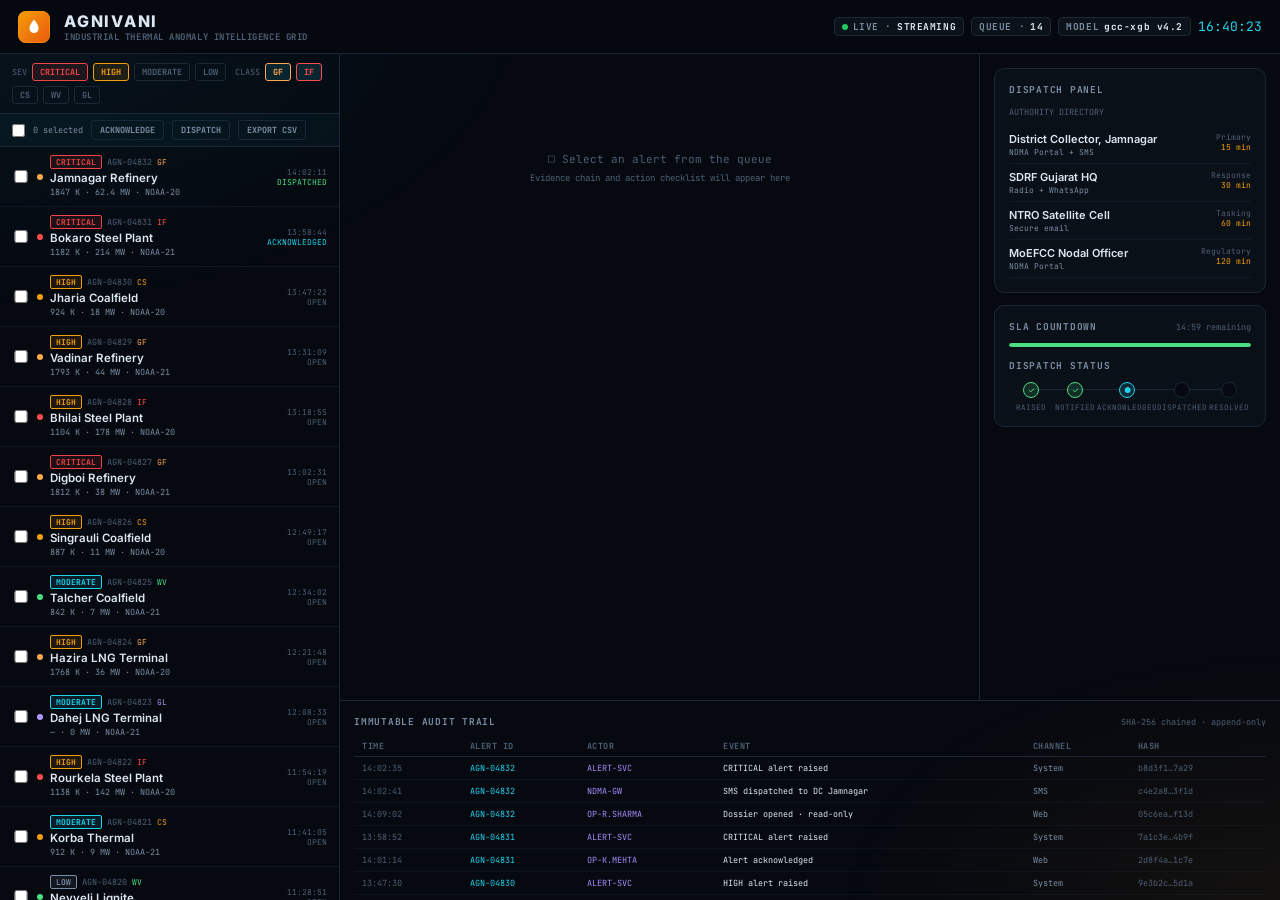
<file: stitch_agnivani_thermal_intelligence_grid/agnivani_alert_console/code.html>
<!DOCTYPE html>
<html class="dark" lang="en">
<head>
<meta charset="utf-8"/>
<meta content="width=device-width, initial-scale=1.0" name="viewport"/>
<title>AGNIVANI — Alert Console</title>
<link href="https://fonts.googleapis.com/css2?family=Inter:wght@400;600;800&family=JetBrains+Mono:wght@400;500;700&display=swap" rel="stylesheet"/>
<style>
*,*::before,*::after{box-sizing:border-box;margin:0;padding:0}
html,body{background:#060910;color:#dce7f2;font-family:'Inter',sans-serif;font-size:14px;-webkit-font-smoothing:antialiased;height:100vh;overflow:hidden}
body::before{content:'';position:fixed;inset:0;background:radial-gradient(ellipse 60% 50% at 0% 0%,rgba(34,211,238,0.06),transparent 70%),radial-gradient(ellipse 50% 40% at 100% 100%,rgba(245,158,11,0.06),transparent 70%);pointer-events:none;z-index:0}
:root{--cyan:#22d3ee;--gf:#ffa94d;--if:#ff4d4d;--cs:#f59e0b;--wv:#4ade80;--gl:#b197fc;--border:#1b2735;--t1:#dce7f2;--t2:#7b8da3;--t3:#4e5f74;--panel:rgba(13,20,29,0.72);--crit:#ef4444;--high:#f59e0b;--mod:#22d3ee;--low:#7b8da3}
::-webkit-scrollbar{width:3px}::-webkit-scrollbar-thumb{background:#1b2735;border-radius:2px}
.mono{font-family:'JetBrains Mono',monospace;font-variant-numeric:tabular-nums}
#topbar{height:54px;display:flex;align-items:center;justify-content:space-between;padding:0 18px;border-bottom:1px solid var(--border);background:rgba(6,9,16,0.97);position:relative;z-index:50;flex-shrink:0}
.brand-mark{width:32px;height:32px;border-radius:8px;background:linear-gradient(135deg,#f59e0b,#ea580c);display:flex;align-items:center;justify-content:center;position:relative;flex-shrink:0}
.brand-mark::after{content:'';position:absolute;inset:0;border-radius:8px;border:1.5px solid rgba(245,158,11,.6);animation:haloExpand 2.4s ease-out infinite}
@keyframes haloExpand{0%{transform:scale(1);opacity:.7}100%{transform:scale(2.2);opacity:0}}
.brand-mark svg{width:18px;height:18px;fill:#fff}
.pill{display:inline-flex;align-items:center;gap:5px;padding:2px 7px;border:1px solid var(--border);border-radius:4px;background:rgba(13,20,29,0.8);font-family:'JetBrains Mono',monospace;font-size:9.5px;font-weight:700;letter-spacing:.06em;color:var(--t2);white-space:nowrap}
.pill b{color:var(--t1)}
.live-dot{width:6px;height:6px;border-radius:50%;background:#22c55e;animation:liveBlink 1.5s ease-in-out infinite}
@keyframes liveBlink{0%,100%{opacity:1}50%{opacity:.3}}
#layout{display:grid;grid-template-columns:340px 1fr 300px;grid-template-rows:1fr 200px;height:calc(100vh - 54px);position:relative;z-index:1}
#left-col{grid-row:1/3;border-right:1px solid var(--border);display:flex;flex-direction:column;overflow:hidden}
#centre-col{grid-row:1/2;border-right:1px solid var(--border);overflow-y:auto;padding:14px}
#right-col{grid-row:1/2;overflow-y:auto;padding:14px}
#audit-row{grid-column:2/4;grid-row:2/3;border-top:1px solid var(--border);overflow-y:auto;padding:14px}
.filter-bar{padding:9px 12px;border-bottom:1px solid var(--border);display:flex;flex-wrap:wrap;gap:5px;flex-shrink:0}
.chip{font-family:'JetBrains Mono',monospace;font-size:8.5px;font-weight:700;padding:2px 7px;border-radius:3px;border:1px solid;cursor:pointer;transition:all 140ms;user-select:none}
.chip.on{background:rgba(34,211,238,.12);border-color:var(--cyan);color:var(--cyan)}
.chip.off{border-color:var(--border);color:var(--t3)}
.bulk-bar{padding:6px 12px;border-bottom:1px solid var(--border);display:flex;align-items:center;gap:8px;flex-shrink:0;background:rgba(34,211,238,.04)}
.bulk-btn{font-family:'JetBrains Mono',monospace;font-size:8.5px;font-weight:700;padding:3px 8px;border-radius:3px;border:1px solid var(--border);background:none;color:var(--t2);cursor:pointer;transition:all 140ms}
.bulk-btn:hover{border-color:var(--cyan);color:var(--cyan)}
#alert-list{flex:1;overflow-y:auto}
.alert-row{display:grid;grid-template-columns:18px 6px 1fr auto;gap:7px;align-items:center;padding:8px 12px;border-bottom:1px solid rgba(27,39,53,.5);cursor:pointer;transition:background 140ms;position:relative}
.alert-row:hover{background:rgba(34,211,238,.03)}
.alert-row.selected{background:rgba(34,211,238,.06);border-left:2px solid var(--cyan)}
.alert-row.selected{padding-left:10px}
.alert-row.new-row{animation:slideIn 400ms cubic-bezier(.4,0,.2,1) forwards}
@keyframes slideIn{from{transform:translateX(-14px);opacity:0}to{transform:translateX(0);opacity:1}}
.sev-chip{font-family:'JetBrains Mono',monospace;font-size:8px;font-weight:700;padding:1px 5px;border-radius:2px;border:1px solid;white-space:nowrap}
.cls-dot{width:6px;height:6px;border-radius:50%;flex-shrink:0}
.panel{background:var(--panel);border:1px solid var(--border);border-radius:10px;padding:14px;margin-bottom:12px;transition:border-color 140ms}
.panel:hover{border-color:#243447}
.panel-title{font-family:'JetBrains Mono',monospace;font-size:9.5px;font-weight:700;letter-spacing:.08em;text-transform:uppercase;color:var(--t2);margin-bottom:10px;display:flex;align-items:center;justify-content:space-between}
.panel-title small{font-size:8.5px;color:var(--t3);text-transform:none;letter-spacing:0;font-weight:400}
.chain-step{display:flex;gap:10px;padding:6px 0;border-bottom:1px solid rgba(27,39,53,.4)}
.chain-step:last-child{border-bottom:none}
.chain-num{width:20px;height:20px;border-radius:50%;border:1.5px solid var(--border);display:flex;align-items:center;justify-content:center;font-family:'JetBrains Mono',monospace;font-size:9px;font-weight:700;color:var(--t3);flex-shrink:0;transition:all 300ms}
.chain-num.active{border-color:var(--cyan);color:var(--cyan);background:rgba(34,211,238,.1)}
.chain-label{font-size:10px;font-weight:600;color:var(--t2);transition:color 300ms}
.chain-label.active{color:var(--t1)}
.chain-val{font-family:'JetBrains Mono',monospace;font-size:8.5px;color:var(--t3);margin-top:2px;transition:all 300ms}
.chain-val.active{color:var(--cyan)}
.action-check{display:flex;align-items:flex-start;gap:8px;padding:6px 0;border-bottom:1px solid rgba(27,39,53,.4)}
.action-check:last-child{border-bottom:none}
.check-box{width:14px;height:14px;border-radius:3px;border:1.5px solid var(--border);flex-shrink:0;margin-top:1px;cursor:pointer;transition:all 140ms;display:flex;align-items:center;justify-content:center}
.check-box.done{border-color:#4ade80;background:rgba(74,222,128,.15)}
.check-box.done::after{content:'\2713';font-size:9px;color:#4ade80}
.check-text{font-size:11px;color:var(--t1);line-height:1.4}
.check-meta{font-family:'JetBrains Mono',monospace;font-size:8px;color:var(--t2);margin-top:2px}
.dispatch-btn{width:100%;padding:10px;background:rgba(239,68,68,.15);border:1px solid rgba(239,68,68,.4);border-radius:5px;color:#fca5a5;font-family:'JetBrains Mono',monospace;font-size:10px;font-weight:700;letter-spacing:.08em;text-transform:uppercase;cursor:pointer;transition:background 140ms;margin-top:10px}
.dispatch-btn:hover{background:rgba(239,68,68,.28)}
.sla-bar{height:4px;border-radius:2px;background:var(--border);margin-top:6px;overflow:hidden}
.sla-fill{height:100%;border-radius:2px;transition:width 1s linear}
.stepper{display:flex;gap:0;margin-top:8px}
.step{flex:1;text-align:center;position:relative}
.step::before{content:'';position:absolute;top:7px;left:50%;right:-50%;height:1px;background:var(--border)}
.step:last-child::before{display:none}
.step-dot{width:16px;height:16px;border-radius:50%;border:1.5px solid var(--border);background:#060910;margin:0 auto 4px;display:flex;align-items:center;justify-content:center;font-size:8px;position:relative;z-index:1;transition:all 300ms}
.step-dot.done{border-color:#4ade80;background:rgba(74,222,128,.15);color:#4ade80}
.step-dot.active{border-color:var(--cyan);background:rgba(34,211,238,.15);color:var(--cyan)}
.step-lbl{font-family:'JetBrains Mono',monospace;font-size:7.5px;color:var(--t3)}
.audit-table{width:100%;border-collapse:collapse}
.audit-table th{font-family:'JetBrains Mono',monospace;font-size:8.5px;font-weight:700;letter-spacing:.06em;text-transform:uppercase;color:var(--t3);padding:4px 8px;border-bottom:1px solid var(--border);text-align:left}
.audit-table td{font-family:'JetBrains Mono',monospace;font-size:8.5px;color:var(--t1);padding:5px 8px;border-bottom:1px solid rgba(27,39,53,.4)}
.audit-table tr:hover td{background:rgba(34,211,238,.02)}
@media(prefers-reduced-motion:reduce){.brand-mark::after,.live-dot,.alert-row.new-row{animation:none!important}}
</style>
</head>
<body>
<header id="topbar">
  <div style="display:flex;align-items:center;gap:14px">
    <div class="brand-mark"><svg viewBox="0 0 24 24"><path d="M12 2C8 7 6 10 6 14a6 6 0 0012 0c0-4-2-7-6-12z"/></svg></div>
    <div><div style="font-size:16px;font-weight:800;letter-spacing:.11em">AGNIVANI</div><div class="mono" style="font-size:9px;font-weight:700;letter-spacing:.06em;color:var(--t3);text-transform:uppercase">Industrial Thermal Anomaly Intelligence Grid</div></div>
  </div>
  <div style="display:flex;align-items:center;gap:7px">
    <div class="pill"><div class="live-dot"></div> LIVE · <b>STREAMING</b></div>
    <div class="pill">QUEUE · <b id="queue-count">14</b></div>
    <div class="pill">MODEL <b>gcc-xgb v4.2</b></div>
    <div class="mono" style="font-size:13px;color:var(--cyan)" id="clock">00:00:00</div>
  </div>
</header>

<div id="layout">
  <!-- LEFT: filter + alert list -->
  <div id="left-col">
    <div class="filter-bar">
      <span class="mono" style="font-size:8.5px;color:var(--t3);align-self:center">SEV</span>
      <span class="chip on" style="border-color:#ef4444;color:#ef4444;background:rgba(239,68,68,.1)" data-f="CRITICAL">CRITICAL</span>
      <span class="chip on" style="border-color:#f59e0b;color:#f59e0b;background:rgba(245,158,11,.1)" data-f="HIGH">HIGH</span>
      <span class="chip off" data-f="MODERATE">MODERATE</span>
      <span class="chip off" data-f="LOW">LOW</span>
      <span class="mono" style="font-size:8.5px;color:var(--t3);align-self:center;margin-left:4px">CLASS</span>
      <span class="chip on" style="border-color:#ffa94d;color:#ffa94d" data-f="GF">GF</span>
      <span class="chip on" style="border-color:#ff4d4d;color:#ff4d4d" data-f="IF">IF</span>
      <span class="chip off" data-f="CS">CS</span>
      <span class="chip off" data-f="WV">WV</span>
      <span class="chip off" data-f="GL">GL</span>
    </div>
    <div class="bulk-bar">
      <input type="checkbox" id="sel-all" style="accent-color:var(--cyan)"/>
      <span class="mono" style="font-size:8.5px;color:var(--t2)" id="sel-count">0 selected</span>
      <button class="bulk-btn" id="ack-btn">ACKNOWLEDGE</button>
      <button class="bulk-btn" id="dispatch-bulk">DISPATCH</button>
      <button class="bulk-btn">EXPORT CSV</button>
    </div>
    <div id="alert-list"></div>
  </div>

  <!-- CENTRE: detail + checklist -->
  <div id="centre-col">
    <div id="detail-empty" style="display:flex;flex-direction:column;align-items:center;justify-content:center;height:200px;color:var(--t3)">
      <div class="mono" style="font-size:11px">□ Select an alert from the queue</div>
      <div class="mono" style="font-size:9px;margin-top:6px">Evidence chain and action checklist will appear here</div>
    </div>
    <div id="detail-content" style="display:none">
      <div class="panel" id="verdict-panel"></div>
      <div class="panel" id="chain-panel"><div class="panel-title">Evidence Chain</div><div id="chain-steps"></div></div>
      <div class="panel" id="check-panel"><div class="panel-title">Action Checklist</div><div id="check-items"></div><button class="dispatch-btn" id="dispatch-single">▶ DISPATCH ALERT → NODAL AUTHORITY</button></div>
    </div>
  </div>

  <!-- RIGHT: dispatch panel -->
  <div id="right-col">
    <div class="panel">
      <div class="panel-title">Dispatch Panel</div>
      <div class="mono" style="font-size:8.5px;color:var(--t3);margin-bottom:8px">AUTHORITY DIRECTORY</div>
      <div id="authority-list"></div>
    </div>
    <div class="panel">
      <div class="panel-title">SLA Countdown <small id="sla-label">15:00 remaining</small></div>
      <div class="sla-bar"><div class="sla-fill" id="sla-fill" style="width:100%;background:#4ade80"></div></div>
      <div class="panel-title" style="margin-top:12px">Dispatch Status</div>
      <div class="stepper" id="stepper"></div>
    </div>
  </div>

  <!-- BOTTOM: audit trail -->
  <div id="audit-row">
    <div style="display:flex;align-items:center;justify-content:space-between;margin-bottom:8px">
      <span class="mono" style="font-size:9.5px;font-weight:700;letter-spacing:.08em;text-transform:uppercase;color:var(--t2)">Immutable Audit Trail</span>
      <span class="mono" style="font-size:8.5px;color:var(--t3)">SHA-256 chained · append-only</span>
    </div>
    <table class="audit-table"><thead><tr><th>Time</th><th>Alert ID</th><th>Actor</th><th>Event</th><th>Channel</th><th>Hash</th></tr></thead><tbody id="audit-tbody"></tbody></table>
  </div>
</div>

<script>
function tick(){const n=new Date();document.getElementById('clock').textContent=[n.getHours(),n.getMinutes(),n.getSeconds()].map(v=>String(v).padStart(2,'0')).join(':');}
setInterval(tick,1000);tick();

const SEV={CRITICAL:{c:'#ef4444',bg:'rgba(239,68,68,.1)'},HIGH:{c:'#f59e0b',bg:'rgba(245,158,11,.1)'},MODERATE:{c:'#22d3ee',bg:'rgba(34,211,238,.1)'},LOW:{c:'#7b8da3',bg:'rgba(123,141,163,.1)'}};
const CLS={GF:{c:'#ffa94d',n:'Gas Flare'},IF:{c:'#ff4d4d',n:'Industrial Fire'},CS:{c:'#f59e0b',n:'Coal Seam Fire'},WV:{c:'#4ade80',n:'Wildfire/Veg'},GL:{c:'#b197fc',n:'Gas Leak'}};

const ALERTS=[
  {id:'AGN-04832',sev:'CRITICAL',cls:'GF',fac:'Jamnagar Refinery',state:'Gujarat',temp:'1847 K',frp:'62.4 MW',sat:'NOAA-20',ts:'14:02:11',p:.943,status:'dispatched'},
  {id:'AGN-04831',sev:'CRITICAL',cls:'IF',fac:'Bokaro Steel Plant',state:'Jharkhand',temp:'1182 K',frp:'214 MW',sat:'NOAA-21',ts:'13:58:44',p:.891,status:'acknowledged'},
  {id:'AGN-04830',sev:'HIGH',cls:'CS',fac:'Jharia Coalfield',state:'Jharkhand',temp:'924 K',frp:'18 MW',sat:'NOAA-20',ts:'13:47:22',p:.812,status:'open'},
  {id:'AGN-04829',sev:'HIGH',cls:'GF',fac:'Vadinar Refinery',state:'Gujarat',temp:'1793 K',frp:'44 MW',sat:'NOAA-21',ts:'13:31:09',p:.876,status:'open'},
  {id:'AGN-04828',sev:'HIGH',cls:'IF',fac:'Bhilai Steel Plant',state:'Chhattisgarh',temp:'1104 K',frp:'178 MW',sat:'NOAA-20',ts:'13:18:55',p:.834,status:'open'},
  {id:'AGN-04827',sev:'CRITICAL',cls:'GF',fac:'Digboi Refinery',state:'Assam',temp:'1812 K',frp:'38 MW',sat:'NOAA-21',ts:'13:02:31',p:.921,status:'open'},
  {id:'AGN-04826',sev:'HIGH',cls:'CS',fac:'Singrauli Coalfield',state:'MP',temp:'887 K',frp:'11 MW',sat:'NOAA-20',ts:'12:49:17',p:.778,status:'open'},
  {id:'AGN-04825',sev:'MODERATE',cls:'WV',fac:'Talcher Coalfield',state:'Odisha',temp:'842 K',frp:'7 MW',sat:'NOAA-21',ts:'12:34:02',p:.694,status:'open'},
  {id:'AGN-04824',sev:'HIGH',cls:'GF',fac:'Hazira LNG Terminal',state:'Gujarat',temp:'1768 K',frp:'36 MW',sat:'NOAA-20',ts:'12:21:48',p:.856,status:'open'},
  {id:'AGN-04823',sev:'MODERATE',cls:'GL',fac:'Dahej LNG Terminal',state:'Gujarat',temp:'—',frp:'0 MW',sat:'NOAA-21',ts:'12:08:33',p:.741,status:'open'},
  {id:'AGN-04822',sev:'HIGH',cls:'IF',fac:'Rourkela Steel Plant',state:'Odisha',temp:'1138 K',frp:'142 MW',sat:'NOAA-20',ts:'11:54:19',p:.803,status:'open'},
  {id:'AGN-04821',sev:'MODERATE',cls:'CS',fac:'Korba Thermal',state:'Chhattisgarh',temp:'912 K',frp:'9 MW',sat:'NOAA-21',ts:'11:41:05',p:.712,status:'open'},
  {id:'AGN-04820',sev:'LOW',cls:'WV',fac:'Neyveli Lignite',state:'Tamil Nadu',temp:'764 K',frp:'4 MW',sat:'NOAA-20',ts:'11:28:51',p:.623,status:'open'},
  {id:'AGN-04819',sev:'HIGH',cls:'GF',fac:'Mumbai High Offshore',state:'Maharashtra',temp:'1821 K',frp:'28 MW',sat:'NOAA-21',ts:'11:14:37',p:.867,status:'open'},
];

const CHAIN_DATA=[
  {l:'INGEST',v:'NOAA-20 · VIIRS 375m · FIRMS NRT'},
  {l:'PHYSICS',v:'T = 1847 K · A = 0.42 m² · 62.4 MW FRP'},
  {l:'BASELINE',v:'Jamnagar 412 d · z = +3.21'},
  {l:'FUSION',v:'S-2 SWIR + S-5P XCH4 +284 ppb'},
  {l:'CLASSIFY',v:'gcc-xgb v4.2 · Gas Flare p = 0.943'},
  {l:'CALIBRATE',v:'Isotonic · [0.873, 0.999] · α = 0.10'},
];

const CHECKS=[
  {t:'Notify District Collector, Jamnagar',m:'SLA 15 min · NDMA Portal + SMS'},
  {t:'Dispatch SDRF rapid-assessment team',m:'Nearest unit Rajkot · ETA 42 min'},
  {t:'Request NOAA-21 SWIR capture',m:'Next pass T-07:23 · NTRO tasking'},
  {t:'Log incident in NDMA portal',m:'Ref: AGN-04832 · auto-populated'},
];

const AUTHORITIES=[
  {name:'District Collector, Jamnagar',role:'Primary',ch:'NDMA Portal + SMS',sla:'15 min'},
  {name:'SDRF Gujarat HQ',role:'Response',ch:'Radio + WhatsApp',sla:'30 min'},
  {name:'NTRO Satellite Cell',role:'Tasking',ch:'Secure email',sla:'60 min'},
  {name:'MoEFCC Nodal Officer',role:'Regulatory',ch:'NDMA Portal',sla:'120 min'},
];

const STEPS=['RAISED','NOTIFIED','ACKNOWLEDGED','DISPATCHED','RESOLVED'];

const AUDIT_ROWS=[
  {t:'14:02:35',id:'AGN-04832',actor:'ALERT-SVC',ev:'CRITICAL alert raised',ch:'System',h:'b8d3f1…7a29'},
  {t:'14:02:41',id:'AGN-04832',actor:'NDMA-GW',ev:'SMS dispatched to DC Jamnagar',ch:'SMS',h:'c4e2a8…3f1d'},
  {t:'14:09:02',id:'AGN-04832',actor:'OP-R.SHARMA',ev:'Dossier opened · read-only',ch:'Web',h:'05c6ea…f13d'},
  {t:'13:58:52',id:'AGN-04831',actor:'ALERT-SVC',ev:'CRITICAL alert raised',ch:'System',h:'7a1c3e…4b9f'},
  {t:'14:01:14',id:'AGN-04831',actor:'OP-K.MEHTA',ev:'Alert acknowledged',ch:'Web',h:'2d8f4a…1c7e'},
  {t:'13:47:30',id:'AGN-04830',actor:'ALERT-SVC',ev:'HIGH alert raised',ch:'System',h:'9e3b2c…5d1a'},
  {t:'13:31:17',id:'AGN-04829',actor:'ALERT-SVC',ev:'HIGH alert raised',ch:'System',h:'4f7c8d…2e9b'},
];

let selected=null,checkedItems=new Set(),selectedRows=new Set();

// Render alert list
function renderList(){
  const list=document.getElementById('alert-list');list.innerHTML='';
  ALERTS.forEach((a,i)=>{
    const s=SEV[a.sev],cl=CLS[a.cls];
    const row=document.createElement('div');row.className='alert-row'+(selected===i?' selected':'')+(i===0?' new-row':'');
    row.innerHTML=`<input type="checkbox" style="accent-color:var(--cyan)" ${selectedRows.has(i)?'checked':''}/><div class="cls-dot" style="background:${cl.c}"></div><div><div style="display:flex;align-items:center;gap:5px;margin-bottom:2px"><span class="sev-chip" style="border-color:${s.c};color:${s.c};background:${s.bg}">${a.sev}</span><span class="mono" style="font-size:8.5px;color:var(--t3)">${a.id}</span><span class="mono" style="font-size:8px;color:${cl.c}">${a.cls}</span></div><div style="font-size:11.5px;font-weight:600;color:var(--t1)">${a.fac}</div><div class="mono" style="font-size:8.5px;color:var(--t2);margin-top:1px">${a.temp} · ${a.frp} · ${a.sat}</div></div><div class="mono" style="font-size:8px;color:var(--t3);text-align:right">${a.ts}<br><span style="color:${a.status==='dispatched'?'#4ade80':a.status==='acknowledged'?'#22d3ee':'var(--t3)'}">${a.status.toUpperCase()}</span></div>`;
    row.querySelector('input').addEventListener('change',e=>{e.stopPropagation();if(e.target.checked)selectedRows.add(i);else selectedRows.delete(i);updateBulk();});
    row.addEventListener('click',e=>{if(e.target.type==='checkbox')return;selected=i;renderList();showDetail(a);});
    list.appendChild(row);
  });
}

function updateBulk(){document.getElementById('sel-count').textContent=selectedRows.size+' selected';}

function showDetail(a){
  document.getElementById('detail-empty').style.display='none';
  document.getElementById('detail-content').style.display='block';
  const s=SEV[a.sev],cl=CLS[a.cls];
  document.getElementById('verdict-panel').innerHTML=`<div style="display:flex;align-items:center;gap:12px"><div style="width:36px;height:36px;border-radius:8px;background:${cl.c}22;border:1px solid ${cl.c}44;display:flex;align-items:center;justify-content:center;font-size:18px">🔥</div><div><div style="font-size:14px;font-weight:800;color:${cl.c}">${cl.n}</div><div class="mono" style="font-size:9.5px;color:var(--t2);margin-top:2px">${a.id} · ${a.sat} · p = <span style="color:var(--cyan)">${a.p}</span></div></div><span class="sev-chip" style="margin-left:auto;border-color:${s.c};color:${s.c};background:${s.bg};font-size:9px;padding:3px 8px">${a.sev}</span></div>`;
  const cs=document.getElementById('chain-steps');cs.innerHTML='';
  CHAIN_DATA.forEach((c,i)=>{const d=document.createElement('div');d.className='chain-step';d.innerHTML=`<div class="chain-num" id="cn${i}">${i+1}</div><div><div class="chain-label" id="cl${i}">${c.l}</div><div class="chain-val" id="cv${i}">${c.v}</div></div>`;cs.appendChild(d);setTimeout(()=>{document.getElementById('cn'+i).classList.add('active');document.getElementById('cl'+i).classList.add('active');document.getElementById('cv'+i).classList.add('active');},i*130);});
  const ci=document.getElementById('check-items');ci.innerHTML='';
  CHECKS.forEach((c,i)=>{const d=document.createElement('div');d.className='action-check';d.innerHTML=`<div class="check-box ${checkedItems.has(i)?'done':''}" data-i="${i}"></div><div><div class="check-text">${c.t}</div><div class="check-meta">${c.m}</div></div>`;d.querySelector('.check-box').addEventListener('click',()=>{if(checkedItems.has(i))checkedItems.delete(i);else checkedItems.add(i);showDetail(a);});ci.appendChild(d);});
}

// Authority list
(function(){
  const al=document.getElementById('authority-list');
  AUTHORITIES.forEach(a=>{const d=document.createElement('div');d.style.cssText='display:flex;justify-content:space-between;align-items:flex-start;padding:6px 0;border-bottom:1px solid rgba(27,39,53,.5)';d.innerHTML=`<div><div style="font-size:11px;font-weight:600;color:var(--t1)">${a.name}</div><div class="mono" style="font-size:8px;color:var(--t2);margin-top:1px">${a.ch}</div></div><div style="text-align:right"><div class="mono" style="font-size:8px;color:var(--t3)">${a.role}</div><div class="mono" style="font-size:8px;color:var(--cs)">${a.sla}</div></div>`;al.appendChild(d);});
})();

// SLA countdown
let slaSeconds=900;
function updateSLA(){
  slaSeconds=Math.max(0,slaSeconds-1);
  const m=Math.floor(slaSeconds/60),s=slaSeconds%60;
  document.getElementById('sla-label').textContent=`${String(m).padStart(2,'0')}:${String(s).padStart(2,'0')} remaining`;
  const pct=slaSeconds/900;
  const fill=document.getElementById('sla-fill');
  fill.style.width=(pct*100)+'%';
  fill.style.background=pct>0.5?'#4ade80':pct>0.25?'#f59e0b':'#ef4444';
}
setInterval(updateSLA,1000);

// Stepper
(function(){
  const st=document.getElementById('stepper');
  STEPS.forEach((s,i)=>{const d=document.createElement('div');d.className='step';d.innerHTML=`<div class="step-dot ${i<2?'done':i===2?'active':''}">${i<2?'✓':i===2?'●':''}</div><div class="step-lbl">${s}</div>`;st.appendChild(d);});
})();

// Audit trail
(function(){
  const tb=document.getElementById('audit-tbody');
  AUDIT_ROWS.forEach(r=>{const tr=document.createElement('tr');tr.innerHTML=`<td style="color:var(--t3)">${r.t}</td><td style="color:var(--cyan)">${r.id}</td><td style="color:#a78bfa">${r.actor}</td><td>${r.ev}</td><td style="color:var(--t2)">${r.ch}</td><td style="color:var(--t3)">${r.h}</td>`;tb.appendChild(tr);});
})();

// Filter chips toggle
document.querySelectorAll('.chip').forEach(c=>c.addEventListener('click',()=>c.classList.toggle('on')));

// Bulk actions
document.getElementById('sel-all').addEventListener('change',e=>{if(e.target.checked)ALERTS.forEach((_,i)=>selectedRows.add(i));else selectedRows.clear();renderList();updateBulk();});
document.getElementById('ack-btn').addEventListener('click',()=>{selectedRows.forEach(i=>{if(ALERTS[i].status==='open')ALERTS[i].status='acknowledged';});renderList();});
document.getElementById('dispatch-bulk').addEventListener('click',()=>{selectedRows.forEach(i=>{ALERTS[i].status='dispatched';});renderList();});

// Live new alert every 18s
setTimeout(function push(){
  const newA={id:'AGN-0'+(4833+Math.floor(Math.random()*10)),sev:'HIGH',cls:'GF',fac:'Panipat Refinery',state:'Haryana',temp:'1774 K',frp:'31 MW',sat:'NOAA-20',ts:new Date().toTimeString().slice(0,8),p:.841,status:'open'};
  ALERTS.unshift(newA);document.getElementById('queue-count').textContent=ALERTS.length;
  renderList();setTimeout(push,18000);
},18000);

renderList();
</script>
</body>
</html>
</file>
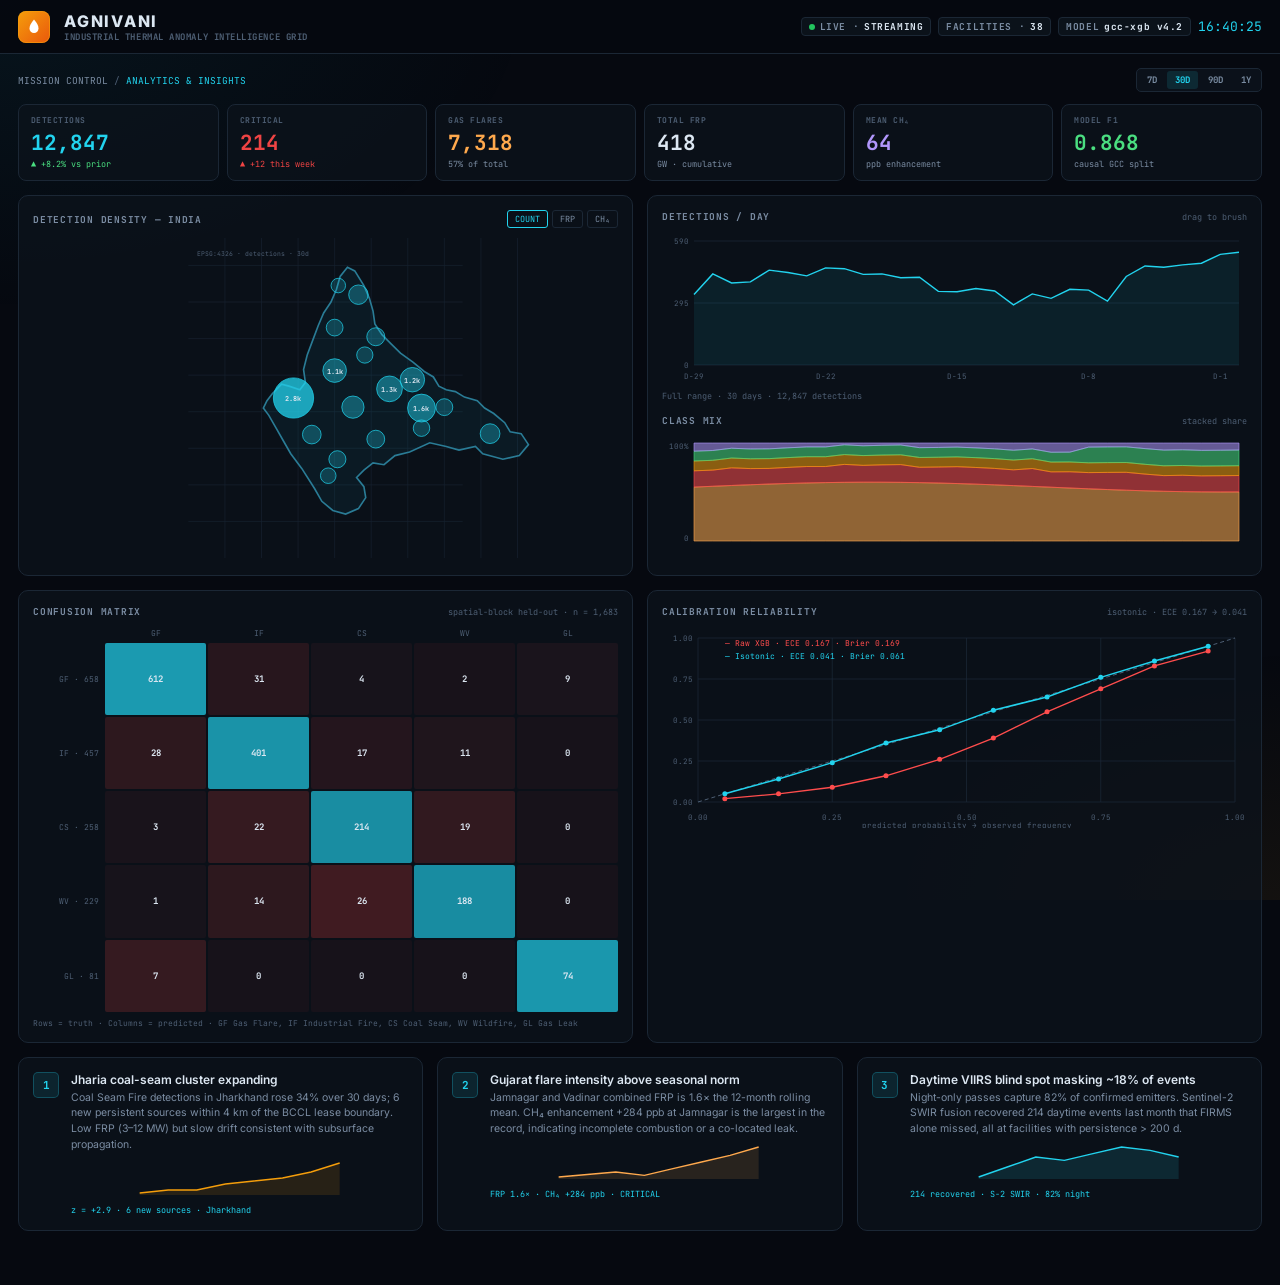
<file: stitch_agnivani_thermal_intelligence_grid/agnivani_analytics_insights/code.html>
<!DOCTYPE html>
<html class="dark" lang="en">
<head>
<meta charset="utf-8"/>
<meta content="width=device-width, initial-scale=1.0" name="viewport"/>
<title>AGNIVANI — Analytics &amp; Insights</title>
<link href="https://fonts.googleapis.com/css2?family=Inter:wght@400;600;800&family=JetBrains+Mono:wght@400;500;700&display=swap" rel="stylesheet"/>
<style>
*,*::before,*::after{box-sizing:border-box;margin:0;padding:0}
html,body{background:#060910;color:#dce7f2;font-family:'Inter',sans-serif;font-size:14px;-webkit-font-smoothing:antialiased;min-height:100vh}
body::before{content:'';position:fixed;inset:0;background:radial-gradient(ellipse 60% 50% at 0% 0%,rgba(34,211,238,0.06),transparent 70%),radial-gradient(ellipse 50% 40% at 100% 100%,rgba(245,158,11,0.06),transparent 70%);pointer-events:none;z-index:0}
:root{--cyan:#22d3ee;--gf:#ffa94d;--if:#ff4d4d;--cs:#f59e0b;--wv:#4ade80;--gl:#b197fc;--border:#1b2735;--t1:#dce7f2;--t2:#7b8da3;--t3:#4e5f74;--panel:rgba(13,20,29,0.72)}
::-webkit-scrollbar{width:3px}::-webkit-scrollbar-thumb{background:#1b2735;border-radius:2px}
.mono{font-family:'JetBrains Mono',monospace;font-variant-numeric:tabular-nums}
#topbar{height:54px;display:flex;align-items:center;justify-content:space-between;padding:0 18px;border-bottom:1px solid var(--border);background:rgba(6,9,16,0.97);position:sticky;top:0;z-index:50}
.brand-mark{width:32px;height:32px;border-radius:8px;background:linear-gradient(135deg,#f59e0b,#ea580c);display:flex;align-items:center;justify-content:center;position:relative;flex-shrink:0}
.brand-mark::after{content:'';position:absolute;inset:0;border-radius:8px;border:1.5px solid rgba(245,158,11,.6);animation:haloExpand 2.4s ease-out infinite}
@keyframes haloExpand{0%{transform:scale(1);opacity:.7}100%{transform:scale(2.2);opacity:0}}
.brand-mark svg{width:18px;height:18px;fill:#fff}
.pill{display:inline-flex;align-items:center;gap:5px;padding:2px 7px;border:1px solid var(--border);border-radius:4px;background:rgba(13,20,29,0.8);font-family:'JetBrains Mono',monospace;font-size:9.5px;font-weight:700;letter-spacing:.06em;color:var(--t2);white-space:nowrap}
.pill b{color:var(--t1)}
.live-dot{width:6px;height:6px;border-radius:50%;background:#22c55e;animation:liveBlink 1.5s ease-in-out infinite}
@keyframes liveBlink{0%,100%{opacity:1}50%{opacity:.3}}
#page{position:relative;z-index:1;padding:14px 18px 40px;max-width:1600px;margin:0 auto}
.breadcrumb{display:flex;align-items:center;justify-content:space-between;font-family:'JetBrains Mono',monospace;font-size:9.5px;color:var(--t3);margin-bottom:12px}
.breadcrumb a{color:var(--t2);text-decoration:none}.breadcrumb a:hover{color:var(--cyan)}.breadcrumb .cur{color:var(--cyan)}
.range{display:flex;gap:2px;border:1px solid var(--border);border-radius:5px;padding:2px;background:rgba(13,20,29,.8)}
.range button{background:none;border:none;color:var(--t2);font-family:'JetBrains Mono',monospace;font-size:9px;font-weight:700;padding:3px 8px;border-radius:3px;cursor:pointer;transition:all 140ms}
.range button.on{background:rgba(34,211,238,.12);color:var(--cyan)}
.panel{background:var(--panel);border:1px solid var(--border);border-radius:10px;padding:14px;transition:border-color 140ms}
.panel:hover{border-color:#243447}
.panel-title{font-family:'JetBrains Mono',monospace;font-size:9.5px;font-weight:700;letter-spacing:.08em;text-transform:uppercase;color:var(--t2);margin-bottom:10px;display:flex;align-items:center;justify-content:space-between}
.panel-title small{font-size:8.5px;color:var(--t3);text-transform:none;letter-spacing:0;font-weight:400}
.reveal{opacity:0;transform:translateY(12px);transition:opacity 500ms cubic-bezier(.4,0,.2,1),transform 500ms cubic-bezier(.4,0,.2,1)}
.reveal.in{opacity:1;transform:translateY(0)}
.kpi-strip{display:grid;grid-template-columns:repeat(6,1fr);gap:8px;margin-bottom:14px}
.kpi{background:var(--panel);border:1px solid var(--border);border-radius:8px;padding:10px 12px}
.kpi-lbl{font-family:'JetBrains Mono',monospace;font-size:8px;font-weight:700;letter-spacing:.06em;text-transform:uppercase;color:var(--t3);margin-bottom:4px}
.kpi-val{font-family:'JetBrains Mono',monospace;font-size:21px;font-weight:700;font-variant-numeric:tabular-nums;color:var(--t1)}
.kpi-delta{font-family:'JetBrains Mono',monospace;font-size:8.5px;margin-top:2px}
.g2{display:grid;grid-template-columns:1fr 1fr;gap:14px;margin-bottom:14px}
.g3{display:grid;grid-template-columns:repeat(3,1fr);gap:14px;margin-bottom:14px}
.metric-sel{display:flex;gap:4px}
.metric-sel button{background:none;border:1px solid var(--border);color:var(--t2);font-family:'JetBrains Mono',monospace;font-size:8.5px;padding:2px 7px;border-radius:3px;cursor:pointer;transition:all 140ms}
.metric-sel button.on{border-color:var(--cyan);color:var(--cyan)}
.cm-grid{display:grid;grid-template-columns:70px repeat(5,1fr);gap:2px;font-family:'JetBrains Mono',monospace;font-size:8px}
.cm-cell{aspect-ratio:1.4;display:flex;align-items:center;justify-content:center;border-radius:2px;font-size:9px;font-weight:700;color:var(--t1);transition:opacity 140ms}
.cm-cell:hover{opacity:.75}
.cm-lbl{display:flex;align-items:center;color:var(--t3);padding-right:4px;justify-content:flex-end}
.cm-top{display:flex;align-items:flex-end;justify-content:center;color:var(--t3);padding-bottom:3px;text-align:center}
.insight{display:flex;gap:12px;align-items:flex-start}
.insight-num{width:26px;height:26px;border-radius:5px;background:rgba(34,211,238,.1);border:1px solid rgba(34,211,238,.25);display:flex;align-items:center;justify-content:center;font-family:'JetBrains Mono',monospace;font-size:11px;font-weight:700;color:var(--cyan);flex-shrink:0}
.insight-title{font-size:12px;font-weight:600;color:var(--t1);margin-bottom:3px}
.insight-text{font-size:10.5px;color:var(--t2);line-height:1.5}
.insight-meta{font-family:'JetBrains Mono',monospace;font-size:8.5px;color:var(--cyan);margin-top:6px}
#brush{position:absolute;top:0;bottom:0;background:rgba(34,211,238,.08);border-left:1px solid var(--cyan);border-right:1px solid var(--cyan);pointer-events:none}
@media(prefers-reduced-motion:reduce){.brand-mark::after,.live-dot{animation:none!important}}
</style>
</head>
<body>
<header id="topbar">
  <div style="display:flex;align-items:center;gap:14px">
    <div class="brand-mark"><svg viewBox="0 0 24 24"><path d="M12 2C8 7 6 10 6 14a6 6 0 0012 0c0-4-2-7-6-12z"/></svg></div>
    <div><div style="font-size:16px;font-weight:800;letter-spacing:.11em">AGNIVANI</div><div class="mono" style="font-size:9px;font-weight:700;letter-spacing:.06em;color:var(--t3);text-transform:uppercase">Industrial Thermal Anomaly Intelligence Grid</div></div>
  </div>
  <div style="display:flex;align-items:center;gap:7px">
    <div class="pill"><div class="live-dot"></div> LIVE · <b>STREAMING</b></div>
    <div class="pill">FACILITIES · <b>38</b></div>
    <div class="pill">MODEL <b>gcc-xgb v4.2</b></div>
    <div class="mono" style="font-size:13px;color:var(--cyan)" id="clock">00:00:00</div>
  </div>
</header>

<div id="page">
  <div class="breadcrumb">
    <div style="display:flex;gap:6px"><a href="../agnivani_mission_control/code.html">MISSION CONTROL</a><span>/</span><span class="cur">ANALYTICS &amp; INSIGHTS</span></div>
    <div class="range" id="range"><button>7D</button><button class="on">30D</button><button>90D</button><button>1Y</button></div>
  </div>

  <div class="kpi-strip reveal">
    <div class="kpi"><div class="kpi-lbl">Detections</div><div class="kpi-val" data-target="12847" style="color:var(--cyan)">0</div><div class="kpi-delta" style="color:#4ade80">▲ +8.2% vs prior</div></div>
    <div class="kpi"><div class="kpi-lbl">Critical</div><div class="kpi-val" data-target="214" style="color:#ef4444">0</div><div class="kpi-delta" style="color:#ef4444">▲ +12 this week</div></div>
    <div class="kpi"><div class="kpi-lbl">Gas Flares</div><div class="kpi-val" data-target="7318" style="color:var(--gf)">0</div><div class="kpi-delta" style="color:var(--t2)">57% of total</div></div>
    <div class="kpi"><div class="kpi-lbl">Total FRP</div><div class="kpi-val" data-target="418" style="color:var(--t1)">0</div><div class="kpi-delta" style="color:var(--t2)">GW · cumulative</div></div>
    <div class="kpi"><div class="kpi-lbl">Mean CH₄</div><div class="kpi-val" data-target="64" style="color:var(--gl)">0</div><div class="kpi-delta" style="color:var(--t2)">ppb enhancement</div></div>
    <div class="kpi"><div class="kpi-lbl">Model F1</div><div class="kpi-val" style="color:#4ade80">0.868</div><div class="kpi-delta" style="color:var(--t2)">causal GCC split</div></div>
  </div>

  <div class="g2">
    <div class="panel reveal">
      <div class="panel-title">Detection Density — India <div class="metric-sel" id="metric-sel"><button class="on">COUNT</button><button>FRP</button><button>CH₄</button></div></div>
      <svg id="choro-svg" viewBox="60 5 30 35" style="width:100%;height:320px"></svg>
    </div>
    <div class="panel reveal" style="transition-delay:80ms">
      <div class="panel-title">Detections / Day <small>drag to brush</small></div>
      <div style="position:relative"><svg id="ts-svg" style="width:100%;height:150px;cursor:crosshair"></svg><div id="brush" style="display:none"></div></div>
      <div class="mono" id="brush-info" style="font-size:8.5px;color:var(--t3);margin-top:4px">Full range · 30 days · 12,847 detections</div>
      <div class="panel-title" style="margin-top:12px">Class Mix <small>stacked share</small></div>
      <svg id="stack-svg" style="width:100%;height:110px"></svg>
    </div>
  </div>

  <div class="g2">
    <div class="panel reveal">
      <div class="panel-title">Confusion Matrix <small>spatial-block held-out · n = 1,683</small></div>
      <div class="cm-grid" id="cm-grid"></div>
      <div class="mono" style="font-size:8px;color:var(--t3);margin-top:6px">Rows = truth · Columns = predicted · GF Gas Flare, IF Industrial Fire, CS Coal Seam, WV Wildfire, GL Gas Leak</div>
    </div>
    <div class="panel reveal" style="transition-delay:80ms">
      <div class="panel-title">Calibration Reliability <small>isotonic · ECE 0.167 → 0.041</small></div>
      <svg id="cal-svg" style="width:100%;height:200px"></svg>
    </div>
  </div>

  <div class="g3" id="insights"></div>
</div>

<script>
function tick(){const n=new Date();document.getElementById('clock').textContent=[n.getHours(),n.getMinutes(),n.getSeconds()].map(v=>String(v).padStart(2,'0')).join(':');}
setInterval(tick,1000);tick();
const io=new IntersectionObserver(es=>es.forEach(e=>{if(e.isIntersecting){e.target.classList.add('in');io.unobserve(e.target);}}),{threshold:.1});
document.querySelectorAll('.reveal').forEach(el=>io.observe(el));
let seed=7;function rnd(){seed=(seed*16807)%2147483647;return (seed-1)/2147483646;}
const CLS=[{k:'GF',n:'Gas Flare',c:'#ffa94d'},{k:'IF',n:'Industrial Fire',c:'#ff4d4d'},{k:'CS',n:'Coal Seam Fire',c:'#f59e0b'},{k:'WV',n:'Wildfire/Veg',c:'#4ade80'},{k:'GL',n:'Gas Leak',c:'#b197fc'}];

// Range + metric toggles
document.querySelectorAll('#range button,#metric-sel button').forEach(b=>b.addEventListener('click',()=>{b.parentElement.querySelectorAll('button').forEach(x=>x.classList.remove('on'));b.classList.add('on');if(b.parentElement.id==='metric-sel')drawChoro(b.textContent);}));

// KPI roll-up
setTimeout(()=>{document.querySelectorAll('.kpi-val[data-target]').forEach(el=>{const t=+el.dataset.target;let n=0;const step=Math.max(1,Math.ceil(t/44));const iv=setInterval(()=>{n=Math.min(n+step,t);el.textContent=n.toLocaleString();if(n>=t)clearInterval(iv);},16);});},400);

// Choropleth (state centroids as hex bins over India outline)
const STATES=[{n:'Gujarat',x:71.5,y:22.5,v:[2840,142,88]},{n:'Maharashtra',x:76,y:19.5,v:[1120,61,31]},{n:'Rajasthan',x:73.5,y:26.5,v:[610,22,18]},{n:'MP',x:78,y:23.5,v:[980,48,22]},{n:'Chhattisgarh',x:82,y:21.5,v:[1340,71,28]},{n:'Odisha',x:84.5,y:20.5,v:[1210,66,24]},{n:'Jharkhand',x:85.5,y:23.6,v:[1560,58,41]},{n:'WB',x:88,y:23.5,v:[420,19,12]},{n:'Bihar',x:85.5,y:25.8,v:[380,14,9]},{n:'UP',x:80.5,y:27,v:[520,24,14]},{n:'Haryana',x:76.3,y:29.2,v:[440,31,11]},{n:'Punjab',x:75.3,y:31,v:[290,8,4]},{n:'Assam',x:93,y:26.4,v:[720,38,52]},{n:'Telangana',x:79.3,y:17.8,v:[360,17,8]},{n:'AP',x:80.5,y:15.8,v:[540,29,13]},{n:'Karnataka',x:76,y:14.8,v:[410,26,9]},{n:'TN',x:78.6,y:11.2,v:[690,44,15]},{n:'Kerala',x:76.4,y:10.2,v:[180,12,3]}];
const INDIA='M68.2,23.6 L68.8,24.4 L69.6,25.8 L70.4,27.2 L71.2,28.6 L72.4,30.2 L73.8,32.4 L74.6,33.8 L75.8,34.8 L77.2,35.2 L78.6,34.6 L79.4,33.4 L79.2,32.2 L78.4,31.2 L79.2,30.4 L80.2,29.6 L81.4,29.8 L82.6,28.8 L84.2,28.4 L86.4,27.4 L88.2,27.8 L89.6,28.2 L91.4,27.8 L92.2,28.6 L94.4,29.2 L96.2,28.8 L97.2,27.6 L96.4,26.4 L95.2,26.2 L94.6,25.2 L93.4,24.2 L92.4,23.6 L91.6,22.8 L90.2,22.4 L89.2,21.8 L88.2,21.6 L87.4,21.2 L86.8,20.2 L85.8,19.6 L84.6,18.6 L83.2,17.6 L82.2,16.6 L81.2,15.6 L80.4,14.4 L80.2,13.0 L79.8,11.6 L79.2,10.2 L78.2,8.6 L77.4,8.2 L76.6,9.2 L76.2,10.6 L75.6,12.0 L74.8,13.2 L74.2,14.6 L73.6,16.2 L73.0,17.8 L72.6,19.4 L72.8,20.8 L72.2,21.6 L71.0,21.2 L70.2,21.0 L69.2,22.0 L68.6,22.8 Z';
function drawChoro(metric){
  const mi=metric==='COUNT'?0:metric==='FRP'?1:2;
  const svg=document.getElementById('choro-svg');
  const mx=Math.max(...STATES.map(s=>s.v[mi]));
  let s='';
  for(let lon=64;lon<=96;lon+=4)s+=`<line x1="${lon}" y1="5" x2="${lon}" y2="40" stroke="#16222f" stroke-width=".08"/>`;
  for(let lat=8;lat<=36;lat+=4)s+=`<line x1="60" y1="${lat}" x2="90" y2="${lat}" stroke="#16222f" stroke-width=".08"/>`;
  s+=`<path d="${INDIA}" fill="rgba(34,211,238,0.05)" stroke="#2a7c96" stroke-width=".18"/>`;
  STATES.forEach((st,i)=>{const f=st.v[mi]/mx;const r=0.7+f*1.5;const col=mi===0?'#22d3ee':mi===1?'#ffa94d':'#b197fc';s+=`<circle cx="${st.x}" cy="${st.y}" r="${r}" fill="${col}" fill-opacity="${0.15+f*0.6}" stroke="${col}" stroke-width=".08" style="opacity:0;animation:fadeIn 400ms ${i*40}ms forwards"><title>${st.n}: ${st.v[mi].toLocaleString()}</title></circle>`;if(f>0.35)s+=`<text x="${st.x}" y="${st.y+0.35}" fill="#dce7f2" font-size="0.75" font-weight="700" font-family="JetBrains Mono" text-anchor="middle">${st.v[mi]>999?(st.v[mi]/1000).toFixed(1)+'k':st.v[mi]}</text>`;});
  s+=`<text x="61" y="7" fill="#4e5f74" font-size="0.7" font-family="JetBrains Mono">EPSG:4326 · ${metric==='COUNT'?'detections':metric==='FRP'?'GW cumulative':'mean ppb'} · 30d</text>`;
  s+=`<style>@keyframes fadeIn{to{opacity:1}}</style>`;
  svg.innerHTML=s;
}
drawChoro('COUNT');

// Time series + brush
const TS=Array.from({length:30},(_,i)=>Math.round(380+Math.sin(i/4)*60+(rnd()-0.5)*90+(i>22?70:0)));
(function(){
  const svg=document.getElementById('ts-svg');const W=svg.clientWidth||600,H=150,pad={l:32,r:8,t:8,b:18};const pw=W-pad.l-pad.r,ph=H-pad.t-pad.b;
  const mx=Math.max(...TS)*1.1;const X=i=>pad.l+i/29*pw,Y=v=>pad.t+ph-v/mx*ph;
  let s='';[0,.5,1].forEach(f=>{s+=`<line x1="${pad.l}" y1="${pad.t+ph*(1-f)}" x2="${W-pad.r}" y2="${pad.t+ph*(1-f)}" stroke="#1b2735" stroke-width=".8"/><text x="${pad.l-5}" y="${pad.t+ph*(1-f)+3}" fill="#4e5f74" font-size="7.5" font-family="JetBrains Mono" text-anchor="end">${Math.round(mx*f)}</text>`;});
  const p=TS.map((v,i)=>X(i)+','+Y(v)).join('L');
  s+=`<path d="M${p}L${X(29)},${pad.t+ph}L${X(0)},${pad.t+ph}Z" fill="rgba(34,211,238,.08)"/><path d="M${p}" fill="none" stroke="#22d3ee" stroke-width="1.4"/>`;
  TS.forEach((v,i)=>{if(i%7===0)s+=`<text x="${X(i)}" y="${H-4}" fill="#4e5f74" font-size="7.5" font-family="JetBrains Mono" text-anchor="middle">D-${29-i}</text>`;});
  svg.innerHTML=s;
  const brush=document.getElementById('brush'),info=document.getElementById('brush-info');let x0=null;
  svg.addEventListener('mousedown',e=>{x0=e.offsetX;brush.style.display='block';brush.style.left=x0+'px';brush.style.width='0';});
  svg.addEventListener('mousemove',e=>{if(x0===null)return;const a=Math.min(x0,e.offsetX),b=Math.max(x0,e.offsetX);brush.style.left=a+'px';brush.style.width=(b-a)+'px';const i0=Math.max(0,Math.round((a-pad.l)/pw*29)),i1=Math.min(29,Math.round((b-pad.l)/pw*29));const sum=TS.slice(i0,i1+1).reduce((x,y)=>x+y,0);info.textContent=`Brushed D-${29-i0} → D-${29-i1} · ${i1-i0+1} days · ${sum.toLocaleString()} detections`;});
  window.addEventListener('mouseup',()=>{x0=null;});
})();

// Stacked area
(function(){
  const svg=document.getElementById('stack-svg');const W=svg.clientWidth||600,H=110,pad={l:32,r:8,t:6,b:6};const pw=W-pad.l-pad.r,ph=H-pad.t-pad.b;
  const N=30;const shares=Array.from({length:N},(_,i)=>{const gf=.55+Math.sin(i/6)*.05,ifr=.17+(rnd()-.5)*.03,cs=.1,wv=.1+(i>20?.06:0),gl=1-gf-ifr-cs-wv;return[gf,ifr,cs,wv,gl];});
  const X=i=>pad.l+i/(N-1)*pw;let s='';let base=Array(N).fill(0);
  CLS.forEach((c,k)=>{const top=shares.map((sh,i)=>base[i]+sh[k]);const up=top.map((v,i)=>X(i)+','+(pad.t+ph-v*ph)).join('L');const dn=base.map((v,i)=>X(i)+','+(pad.t+ph-v*ph)).reverse().join('L');s+=`<path d="M${up}L${dn}Z" fill="${c.c}" fill-opacity=".55" stroke="${c.c}" stroke-width=".6"/>`;base=top;});
  s+=`<text x="${pad.l-5}" y="${pad.t+6}" fill="#4e5f74" font-size="7.5" font-family="JetBrains Mono" text-anchor="end">100%</text><text x="${pad.l-5}" y="${pad.t+ph}" fill="#4e5f74" font-size="7.5" font-family="JetBrains Mono" text-anchor="end">0</text>`;
  svg.innerHTML=s;
})();

// Confusion matrix
(function(){
  const M=[[612,31,4,2,9],[28,401,17,11,0],[3,22,214,19,0],[1,14,26,188,0],[7,0,0,0,74]];
  const g=document.getElementById('cm-grid');let h='<div></div>'+CLS.map(c=>`<div class="cm-top">${c.k}</div>`).join('');
  M.forEach((row,i)=>{const tot=row.reduce((a,b)=>a+b,0);h+=`<div class="cm-lbl">${CLS[i].k} · ${tot}</div>`;row.forEach((v,j)=>{const f=v/tot;const diag=i===j;h+=`<div class="cm-cell" style="background:${diag?`rgba(34,211,238,${0.15+f*0.6})`:`rgba(239,68,68,${0.05+f*1.6})`}" title="truth ${CLS[i].n} → pred ${CLS[j].n}: ${v}">${v}</div>`;});});
  g.innerHTML=h;
})();

// Calibration reliability diagram
(function(){
  const svg=document.getElementById('cal-svg');const W=svg.clientWidth||500,H=200,pad={l:36,r:12,t:10,b:26};const pw=W-pad.l-pad.r,ph=H-pad.t-pad.b;
  const X=v=>pad.l+v*pw,Y=v=>pad.t+ph-v*ph;let s='';
  [0,.25,.5,.75,1].forEach(v=>{s+=`<line x1="${X(v)}" y1="${pad.t}" x2="${X(v)}" y2="${pad.t+ph}" stroke="#1b2735" stroke-width=".8"/><line x1="${pad.l}" y1="${Y(v)}" x2="${W-pad.r}" y2="${Y(v)}" stroke="#1b2735" stroke-width=".8"/><text x="${X(v)}" y="${H-8}" fill="#4e5f74" font-size="7.5" font-family="JetBrains Mono" text-anchor="middle">${v.toFixed(2)}</text><text x="${pad.l-5}" y="${Y(v)+3}" fill="#4e5f74" font-size="7.5" font-family="JetBrains Mono" text-anchor="end">${v.toFixed(2)}</text>`;});
  s+=`<line x1="${X(0)}" y1="${Y(0)}" x2="${X(1)}" y2="${Y(1)}" stroke="#4e5f74" stroke-width="1" stroke-dasharray="4,3"/>`;
  const bins=[.05,.15,.25,.35,.45,.55,.65,.75,.85,.95];
  const raw=[.02,.05,.09,.16,.26,.39,.55,.69,.83,.92];
  const iso=[.05,.14,.24,.36,.44,.56,.64,.76,.86,.95];
  s+=`<path d="M${bins.map((b,i)=>X(b)+','+Y(raw[i])).join('L')}" fill="none" stroke="#ff4d4d" stroke-width="1.3"/>`;bins.forEach((b,i)=>s+=`<circle cx="${X(b)}" cy="${Y(raw[i])}" r="2.5" fill="#ff4d4d"/>`);
  s+=`<path d="M${bins.map((b,i)=>X(b)+','+Y(iso[i])).join('L')}" fill="none" stroke="#22d3ee" stroke-width="1.5"/>`;bins.forEach((b,i)=>s+=`<circle cx="${X(b)}" cy="${Y(iso[i])}" r="2.5" fill="#22d3ee"/>`);
  s+=`<text x="${X(.05)}" y="${Y(.95)}" fill="#ff4d4d" font-size="8" font-family="JetBrains Mono">— Raw XGB · ECE 0.167 · Brier 0.169</text><text x="${X(.05)}" y="${Y(.87)}" fill="#22d3ee" font-size="8" font-family="JetBrains Mono">— Isotonic · ECE 0.041 · Brier 0.061</text>`;
  s+=`<text x="${X(.5)}" y="${H-0}" fill="#4e5f74" font-size="7.5" font-family="JetBrains Mono" text-anchor="middle">predicted probability → observed frequency</text>`;
  svg.innerHTML=s;
})();

// Insight cards
(function(){
  const ins=[
    {t:'Jharia coal-seam cluster expanding',x:'Coal Seam Fire detections in Jharkhand rose 34% over 30 days; 6 new persistent sources within 4 km of the BCCL lease boundary. Low FRP (3–12 MW) but slow drift consistent with subsurface propagation.',m:'z = +2.9 · 6 new sources · Jharkhand',c:'#f59e0b',d:[4,5,5,7,8,9,11,14]},
    {t:'Gujarat flare intensity above seasonal norm',x:'Jamnagar and Vadinar combined FRP is 1.6× the 12-month rolling mean. CH₄ enhancement +284 ppb at Jamnagar is the largest in the record, indicating incomplete combustion or a co-located leak.',m:'FRP 1.6× · CH₄ +284 ppb · CRITICAL',c:'#ffa94d',d:[52,55,58,54,62,70,78,88]},
    {t:'Daytime VIIRS blind spot masking ~18% of events',x:'Night-only passes capture 82% of confirmed emitters. Sentinel-2 SWIR fusion recovered 214 daytime events last month that FIRMS alone missed, all at facilities with persistence > 200 d.',m:'214 recovered · S-2 SWIR · 82% night',c:'#22d3ee',d:[12,15,18,17,19,21,20,18]},
  ];
  const g=document.getElementById('insights');
  ins.forEach((it,i)=>{const W=200,H=34,mx=Math.max(...it.d),mn=Math.min(...it.d);const p=it.d.map((v,j)=>(j/(it.d.length-1)*W)+','+(H-2-(v-mn)/(mx-mn||1)*(H-4))).join('L');const d=document.createElement('div');d.className='panel reveal';d.style.transitionDelay=(i*80)+'ms';d.innerHTML=`<div class="insight"><div class="insight-num">${i+1}</div><div style="flex:1"><div class="insight-title">${it.t}</div><div class="insight-text">${it.x}</div><svg viewBox="0 0 ${W} ${H}" style="width:100%;height:34px;margin-top:8px"><path d="M${p}L${W},${H}L0,${H}Z" fill="${it.c}" fill-opacity=".12"/><path d="M${p}" fill="none" stroke="${it.c}" stroke-width="1.4"/></svg><div class="insight-meta">${it.m}</div></div></div>`;g.appendChild(d);io.observe(d);});
})();
</script>
</body>
</html>
</file>
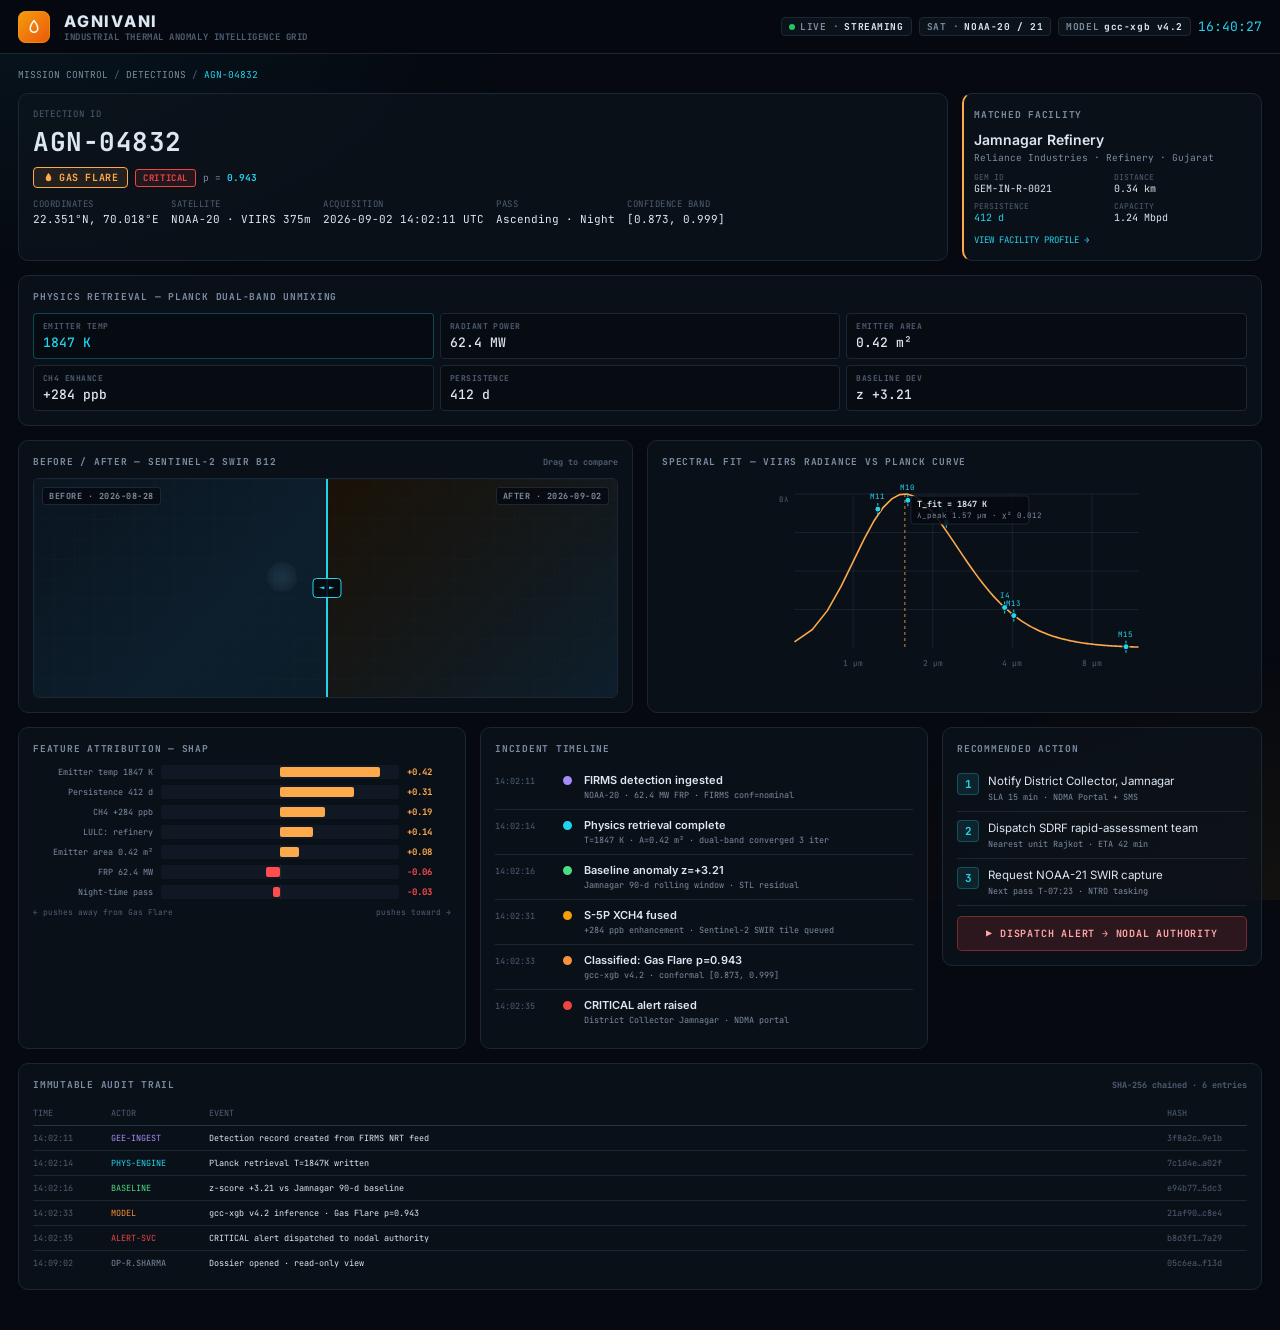
<file: stitch_agnivani_thermal_intelligence_grid/agnivani_detection_dossier/code.html>
<!DOCTYPE html>
<html class="dark" lang="en">
<head>
<meta charset="utf-8"/>
<meta content="width=device-width, initial-scale=1.0" name="viewport"/>
<title>AGNIVANI — Detection Dossier · AGN-04832</title>
<link href="https://fonts.googleapis.com/css2?family=Inter:wght@400;600;800&family=JetBrains+Mono:wght@400;500;700&display=swap" rel="stylesheet"/>
<style>
*,*::before,*::after{box-sizing:border-box;margin:0;padding:0}
html,body{background:#060910;color:#dce7f2;font-family:'Inter',sans-serif;font-size:14px;-webkit-font-smoothing:antialiased;min-height:100vh}
body::before{content:'';position:fixed;inset:0;background:radial-gradient(ellipse 60% 50% at 0% 0%,rgba(34,211,238,0.06),transparent 70%),radial-gradient(ellipse 50% 40% at 100% 100%,rgba(245,158,11,0.06),transparent 70%);pointer-events:none;z-index:0}
:root{--cyan:#22d3ee;--gf:#ffa94d;--if:#ff4d4d;--cs:#f59e0b;--wv:#4ade80;--gl:#b197fc;--border:#1b2735;--t1:#dce7f2;--t2:#7b8da3;--t3:#4e5f74;--panel:rgba(13,20,29,0.72)}
::-webkit-scrollbar{width:3px}::-webkit-scrollbar-thumb{background:#1b2735;border-radius:2px}
.mono{font-family:'JetBrains Mono',monospace;font-variant-numeric:tabular-nums}

/* Topbar */
#topbar{height:54px;display:flex;align-items:center;justify-content:space-between;padding:0 18px;border-bottom:1px solid var(--border);background:rgba(6,9,16,0.97);position:sticky;top:0;z-index:50}
.brand-mark{width:32px;height:32px;border-radius:8px;background:linear-gradient(135deg,#f59e0b,#ea580c);display:flex;align-items:center;justify-content:center;position:relative;flex-shrink:0}
.brand-mark::after{content:'';position:absolute;inset:0;border-radius:8px;border:1.5px solid rgba(245,158,11,.6);animation:haloExpand 2.4s ease-out infinite}
@keyframes haloExpand{0%{transform:scale(1);opacity:.7}100%{transform:scale(2.2);opacity:0}}
.brand-mark svg{width:18px;height:18px;fill:#fff}
.pill{display:inline-flex;align-items:center;gap:5px;padding:2px 7px;border:1px solid var(--border);border-radius:4px;background:rgba(13,20,29,0.8);font-family:'JetBrains Mono',monospace;font-size:9.5px;font-weight:700;letter-spacing:.06em;color:var(--t2);white-space:nowrap}
.pill b{color:var(--t1)}
.live-dot{width:6px;height:6px;border-radius:50%;background:#22c55e;animation:liveBlink 1.5s ease-in-out infinite}
@keyframes liveBlink{0%,100%{opacity:1}50%{opacity:.3}}

/* Page layout */
#page{position:relative;z-index:1;padding:14px 18px 40px;max-width:1600px;margin:0 auto}
.breadcrumb{display:flex;align-items:center;gap:6px;font-family:'JetBrains Mono',monospace;font-size:9.5px;color:var(--t3);margin-bottom:12px}
.breadcrumb a{color:var(--t2);text-decoration:none;transition:color 140ms}
.breadcrumb a:hover{color:var(--cyan)}
.breadcrumb span.cur{color:var(--cyan)}

/* Panel */
.panel{background:var(--panel);border:1px solid var(--border);border-radius:10px;padding:14px;transition:border-color 140ms,background 140ms}
.panel:hover{border-color:#243447}
.panel-title{font-family:'JetBrains Mono',monospace;font-size:9.5px;font-weight:700;letter-spacing:.08em;text-transform:uppercase;color:var(--t2);margin-bottom:10px;display:flex;align-items:center;justify-content:space-between}

/* Scroll reveal */
.reveal{opacity:0;transform:translateY(12px);transition:opacity 500ms cubic-bezier(.4,0,.2,1),transform 500ms cubic-bezier(.4,0,.2,1)}
.reveal.in{opacity:1;transform:translateY(0)}

/* Hero */
#hero{display:grid;grid-template-columns:1fr 300px;gap:14px;margin-bottom:14px}
.hero-id{font-family:'JetBrains Mono',monospace;font-size:26px;font-weight:700;color:var(--t1);letter-spacing:.02em}
.badge-cls{display:inline-flex;align-items:center;gap:5px;padding:3px 9px;border-radius:4px;font-family:'JetBrains Mono',monospace;font-size:10px;font-weight:700;letter-spacing:.06em;border:1px solid}
.sev-chip{font-family:'JetBrains Mono',monospace;font-size:9px;font-weight:700;letter-spacing:.06em;padding:2px 7px;border-radius:3px;border:1px solid #ef4444;color:#ef4444;background:rgba(239,68,68,.1)}
.hero-meta{display:flex;flex-wrap:wrap;gap:12px;margin-top:10px}
.hero-meta-item{font-family:'JetBrains Mono',monospace;font-size:9px}
.hero-meta-item .lbl{color:var(--t3);text-transform:uppercase;letter-spacing:.06em;display:block;margin-bottom:2px}
.hero-meta-item .val{color:var(--t1);font-size:11px}
.facility-card{border-left:2px solid var(--gf);padding-left:10px}

/* Grid */
.grid-2{display:grid;grid-template-columns:1fr 1fr;gap:14px;margin-bottom:14px}
.grid-3{display:grid;grid-template-columns:2fr 1fr;gap:14px;margin-bottom:14px}

/* Swipe slider */
#swipe-wrap{position:relative;height:220px;border-radius:6px;overflow:hidden;border:1px solid var(--border);cursor:ew-resize;user-select:none}
.swipe-layer{position:absolute;inset:0}
.swipe-before{background:linear-gradient(135deg,#0a1520 0%,#0d1e2c 40%,#0a1a26 100%)}
.swipe-after{background:linear-gradient(135deg,#0a1520 0%,#1a1208 40%,#0d1e2c 100%);clip-path:inset(0 0 0 50%)}
.swipe-handle{position:absolute;top:0;bottom:0;width:2px;background:var(--cyan);left:50%;z-index:5;pointer-events:none}
.swipe-handle::after{content:'◄ ►';position:absolute;top:50%;left:50%;transform:translate(-50%,-50%);background:rgba(6,9,16,0.9);border:1px solid var(--cyan);border-radius:4px;padding:3px 6px;font-family:'JetBrains Mono',monospace;font-size:9px;color:var(--cyan);white-space:nowrap}
.swipe-label{position:absolute;top:8px;font-family:'JetBrains Mono',monospace;font-size:8.5px;font-weight:700;letter-spacing:.06em;padding:2px 6px;border-radius:3px;background:rgba(6,9,16,0.85);border:1px solid var(--border);color:var(--t2);z-index:4}
.swipe-hotspot{position:absolute;border-radius:50%;pointer-events:none}

/* Spectral plot */
#spectral-svg{width:100%;height:200px}

/* Attribution bars */
.attr-row{display:flex;align-items:center;gap:8px;margin-bottom:6px}
.attr-label{font-family:'JetBrains Mono',monospace;font-size:8.5px;color:var(--t2);width:120px;flex-shrink:0;text-align:right}
.attr-track{flex:1;height:14px;position:relative;background:rgba(27,39,53,0.4);border-radius:2px;overflow:hidden}
.attr-centre{position:absolute;left:50%;top:0;bottom:0;width:1px;background:var(--border)}
.attr-fill{position:absolute;top:2px;bottom:2px;border-radius:2px;width:0;transition:width 900ms cubic-bezier(.4,0,.2,1)}
.attr-val{font-family:'JetBrains Mono',monospace;font-size:9px;font-weight:700;min-width:44px;font-variant-numeric:tabular-nums}

/* Timeline */
.tl-item{display:flex;gap:12px;padding:8px 0;border-bottom:1px solid var(--border)}
.tl-item:last-child{border-bottom:none}
.tl-dot{width:9px;height:9px;border-radius:50%;flex-shrink:0;margin-top:3px;border:2px solid}
.tl-time{font-family:'JetBrains Mono',monospace;font-size:8.5px;color:var(--t3);width:56px;flex-shrink:0;padding-top:2px}
.tl-title{font-size:11px;font-weight:600;color:var(--t1)}
.tl-detail{font-family:'JetBrains Mono',monospace;font-size:8.5px;color:var(--t2);margin-top:2px}

/* Action panel */
.action-card{display:flex;gap:9px;align-items:flex-start;padding:8px 0;border-bottom:1px solid var(--border)}
.action-num{width:22px;height:22px;border-radius:4px;background:rgba(34,211,238,.1);border:1px solid rgba(34,211,238,.25);display:flex;align-items:center;justify-content:center;font-family:'JetBrains Mono',monospace;font-size:11px;font-weight:700;color:var(--cyan);flex-shrink:0}
.action-text{font-size:11.5px;color:var(--t1);line-height:1.4}
.action-detail{font-family:'JetBrains Mono',monospace;font-size:8.5px;color:var(--t2);margin-top:2px}
.dispatch-btn{width:100%;margin-top:10px;padding:10px;background:rgba(239,68,68,.15);border:1px solid rgba(239,68,68,.4);border-radius:5px;color:#fca5a5;font-family:'JetBrains Mono',monospace;font-size:10px;font-weight:700;letter-spacing:.08em;text-transform:uppercase;cursor:pointer;transition:background 140ms}
.dispatch-btn:hover{background:rgba(239,68,68,.25)}

/* Audit */
.audit-row{display:grid;grid-template-columns:70px 90px 1fr 80px;gap:8px;padding:6px 0;border-bottom:1px solid var(--border);font-family:'JetBrains Mono',monospace;font-size:8.5px}
.audit-row:last-child{border-bottom:none}
.audit-hash{color:var(--t3);overflow:hidden;text-overflow:ellipsis;white-space:nowrap}

/* Physics tiles */
.phys-grid{display:grid;grid-template-columns:repeat(3,1fr);gap:6px}
.phys-tile{background:rgba(6,9,16,0.6);border:1px solid var(--border);border-radius:4px;padding:7px 9px}
.phys-tile:first-child{border-color:rgba(34,211,238,.3)}
.phys-lbl{font-family:'JetBrains Mono',monospace;font-size:8px;font-weight:700;letter-spacing:.06em;text-transform:uppercase;color:var(--t3);margin-bottom:3px}
.phys-val{font-family:'JetBrains Mono',monospace;font-size:13px;font-weight:500;color:var(--t1);font-variant-numeric:tabular-nums}
.phys-tile:first-child .phys-val{color:var(--cyan)}

@media(prefers-reduced-motion:reduce){.brand-mark::after,.live-dot{animation:none!important}}
</style>
</head>
<body>
<header id="topbar">
  <div style="display:flex;align-items:center;gap:14px">
    <div class="brand-mark"><svg viewBox="0 0 24 24"><path d="M12 2C8 7 6 10 6 14a6 6 0 0012 0c0-4-2-7-6-12zm0 16a4 4 0 01-4-4c0-2.5 1.2-5 4-9 2.8 4 4 6.5 4 9a4 4 0 01-4 4z"/></svg></div>
    <div>
      <div style="font-size:16px;font-weight:800;letter-spacing:.11em">AGNIVANI</div>
      <div class="mono" style="font-size:9px;font-weight:700;letter-spacing:.06em;color:var(--t3);text-transform:uppercase">Industrial Thermal Anomaly Intelligence Grid</div>
    </div>
  </div>
  <div style="display:flex;align-items:center;gap:7px">
    <div class="pill"><div class="live-dot"></div> LIVE · <b>STREAMING</b></div>
    <div class="pill">SAT · <b>NOAA-20 / 21</b></div>
    <div class="pill">MODEL <b>gcc-xgb v4.2</b></div>
    <div class="mono" style="font-size:13px;color:var(--cyan)" id="clock">00:00:00</div>
  </div>
</header>

<div id="page">
  <div class="breadcrumb">
    <a href="../agnivani_mission_control/code.html">MISSION CONTROL</a><span>/</span>
    <a href="#">DETECTIONS</a><span>/</span>
    <span class="cur">AGN-04832</span>
  </div>

  <!-- HERO -->
  <div id="hero">
    <div class="panel reveal">
      <div style="display:flex;align-items:flex-start;justify-content:space-between;gap:14px">
        <div>
          <div class="mono" style="font-size:9px;color:var(--t3);letter-spacing:.08em;text-transform:uppercase;margin-bottom:4px">Detection ID</div>
          <div class="hero-id">AGN-04832</div>
          <div style="display:flex;gap:7px;align-items:center;margin-top:8px">
            <span class="badge-cls" style="color:var(--gf);border-color:var(--gf);background:rgba(255,169,77,.1)">
              <svg width="11" height="11" viewBox="0 0 24 24" fill="currentColor"><path d="M12 2C8 7 6 10 6 14a6 6 0 0012 0c0-4-2-7-6-12z"/></svg>GAS FLARE
            </span>
            <span class="sev-chip">CRITICAL</span>
            <span class="mono" style="font-size:9.5px;color:var(--t2)">p = <b style="color:var(--cyan)">0.943</b></span>
          </div>
          <div class="hero-meta">
            <div class="hero-meta-item"><span class="lbl">Coordinates</span><span class="val">22.351°N, 70.018°E</span></div>
            <div class="hero-meta-item"><span class="lbl">Satellite</span><span class="val">NOAA-20 · VIIRS 375m</span></div>
            <div class="hero-meta-item"><span class="lbl">Acquisition</span><span class="val">2026-09-02 14:02:11 UTC</span></div>
            <div class="hero-meta-item"><span class="lbl">Pass</span><span class="val">Ascending · Night</span></div>
            <div class="hero-meta-item"><span class="lbl">Confidence Band</span><span class="val">[0.873, 0.999]</span></div>
          </div>
        </div>
      </div>
    </div>
    <div class="panel reveal facility-card" style="transition-delay:80ms">
      <div class="panel-title">Matched Facility</div>
      <div style="font-size:14px;font-weight:600;color:var(--t1);margin-bottom:3px">Jamnagar Refinery</div>
      <div class="mono" style="font-size:9.5px;color:var(--t2);margin-bottom:8px">Reliance Industries · Refinery · Gujarat</div>
      <div style="display:grid;grid-template-columns:1fr 1fr;gap:6px">
        <div><div class="mono" style="font-size:8px;color:var(--t3);text-transform:uppercase">GEM ID</div><div class="mono" style="font-size:10px;color:var(--t1)">GEM-IN-R-0021</div></div>
        <div><div class="mono" style="font-size:8px;color:var(--t3);text-transform:uppercase">Distance</div><div class="mono" style="font-size:10px;color:var(--t1)">0.34 km</div></div>
        <div><div class="mono" style="font-size:8px;color:var(--t3);text-transform:uppercase">Persistence</div><div class="mono" style="font-size:10px;color:var(--cyan)">412 d</div></div>
        <div><div class="mono" style="font-size:8px;color:var(--t3);text-transform:uppercase">Capacity</div><div class="mono" style="font-size:10px;color:var(--t1)">1.24 Mbpd</div></div>
      </div>
      <a href="../agnivani_facility_profile/code.html" class="mono" style="display:block;margin-top:10px;font-size:9px;color:var(--cyan);text-decoration:none">VIEW FACILITY PROFILE →</a>
    </div>
  </div>

  <!-- PHYSICS TILES -->
  <div class="panel reveal" style="margin-bottom:14px">
    <div class="panel-title">Physics Retrieval — Planck Dual-Band Unmixing</div>
    <div class="phys-grid">
      <div class="phys-tile"><div class="phys-lbl">Emitter Temp</div><div class="phys-val">1847 K</div></div>
      <div class="phys-tile"><div class="phys-lbl">Radiant Power</div><div class="phys-val">62.4 MW</div></div>
      <div class="phys-tile"><div class="phys-lbl">Emitter Area</div><div class="phys-val">0.42 m²</div></div>
      <div class="phys-tile"><div class="phys-lbl">CH4 Enhance</div><div class="phys-val">+284 ppb</div></div>
      <div class="phys-tile"><div class="phys-lbl">Persistence</div><div class="phys-val">412 d</div></div>
      <div class="phys-tile"><div class="phys-lbl">Baseline Dev</div><div class="phys-val">z +3.21</div></div>
    </div>
  </div>

  <!-- SWIPE + SPECTRAL -->
  <div class="grid-2">
    <div class="panel reveal">
      <div class="panel-title">Before / After — Sentinel-2 SWIR B12 <span class="mono" style="font-size:8.5px;color:var(--t3);text-transform:none;letter-spacing:0">Drag to compare</span></div>
      <div id="swipe-wrap">
        <div class="swipe-layer swipe-before">
          <div class="swipe-hotspot" style="left:40%;top:38%;width:30px;height:30px;background:radial-gradient(circle,rgba(45,74,94,.5),transparent)"></div>
          <svg style="position:absolute;inset:0;width:100%;height:100%;opacity:.15"><defs><pattern id="g1" width="20" height="20" patternUnits="userSpaceOnUse"><path d="M20 0L0 0 0 20" fill="none" stroke="#2a7c96" stroke-width=".5"/></pattern></defs><rect width="100%" height="100%" fill="url(#g1)"/></svg>
        </div>
        <div class="swipe-layer swipe-after" id="swipe-after">
          <div class="swipe-hotspot" style="left:40%;top:38%;width:60px;height:60px;transform:translate(-25%,-25%);background:radial-gradient(circle,rgba(255,169,77,.9) 0%,rgba(255,77,77,.5) 40%,transparent 70%)"></div>
          <svg style="position:absolute;inset:0;width:100%;height:100%;opacity:.15"><rect width="100%" height="100%" fill="url(#g1)"/></svg>
        </div>
        <div class="swipe-handle" id="swipe-handle"></div>
        <span class="swipe-label" style="left:8px">BEFORE · 2026-08-28</span>
        <span class="swipe-label" style="right:8px">AFTER · 2026-09-02</span>
      </div>
    </div>
    <div class="panel reveal" style="transition-delay:80ms">
      <div class="panel-title">Spectral Fit — VIIRS Radiance vs Planck Curve</div>
      <svg id="spectral-svg" viewBox="0 0 400 200"></svg>
    </div>
  </div>

  <!-- ATTRIBUTION + TIMELINE + ACTION -->
  <div style="display:grid;grid-template-columns:1fr 1fr 320px;gap:14px;margin-bottom:14px">
    <div class="panel reveal">
      <div class="panel-title">Feature Attribution — SHAP</div>
      <div id="attr-rows"></div>
      <div class="mono" style="font-size:8px;color:var(--t3);margin-top:8px;display:flex;justify-content:space-between"><span>← pushes away from Gas Flare</span><span>pushes toward →</span></div>
    </div>
    <div class="panel reveal" style="transition-delay:80ms">
      <div class="panel-title">Incident Timeline</div>
      <div class="tl-item"><span class="tl-time">14:02:11</span><div class="tl-dot" style="border-color:#a78bfa;background:#a78bfa"></div><div><div class="tl-title">FIRMS detection ingested</div><div class="tl-detail">NOAA-20 · 62.4 MW FRP · FIRMS conf=nominal</div></div></div>
      <div class="tl-item"><span class="tl-time">14:02:14</span><div class="tl-dot" style="border-color:var(--cyan);background:var(--cyan)"></div><div><div class="tl-title">Physics retrieval complete</div><div class="tl-detail">T=1847 K · A=0.42 m² · dual-band converged 3 iter</div></div></div>
      <div class="tl-item"><span class="tl-time">14:02:16</span><div class="tl-dot" style="border-color:#4ade80;background:#4ade80"></div><div><div class="tl-title">Baseline anomaly z=+3.21</div><div class="tl-detail">Jamnagar 90-d rolling window · STL residual</div></div></div>
      <div class="tl-item"><span class="tl-time">14:02:31</span><div class="tl-dot" style="border-color:#f59e0b;background:#f59e0b"></div><div><div class="tl-title">S-5P XCH4 fused</div><div class="tl-detail">+284 ppb enhancement · Sentinel-2 SWIR tile queued</div></div></div>
      <div class="tl-item"><span class="tl-time">14:02:33</span><div class="tl-dot" style="border-color:#fb923c;background:#fb923c"></div><div><div class="tl-title">Classified: Gas Flare p=0.943</div><div class="tl-detail">gcc-xgb v4.2 · conformal [0.873, 0.999]</div></div></div>
      <div class="tl-item"><span class="tl-time">14:02:35</span><div class="tl-dot" style="border-color:#ef4444;background:#ef4444"></div><div><div class="tl-title">CRITICAL alert raised</div><div class="tl-detail">District Collector Jamnagar · NDMA portal</div></div></div>
    </div>
    <div class="panel reveal" style="transition-delay:160ms;position:sticky;top:68px;align-self:start">
      <div class="panel-title">Recommended Action</div>
      <div class="action-card"><div class="action-num">1</div><div><div class="action-text">Notify District Collector, Jamnagar</div><div class="action-detail">SLA 15 min · NDMA Portal + SMS</div></div></div>
      <div class="action-card"><div class="action-num">2</div><div><div class="action-text">Dispatch SDRF rapid-assessment team</div><div class="action-detail">Nearest unit Rajkot · ETA 42 min</div></div></div>
      <div class="action-card"><div class="action-num">3</div><div><div class="action-text">Request NOAA-21 SWIR capture</div><div class="action-detail">Next pass T-07:23 · NTRO tasking</div></div></div>
      <button class="dispatch-btn">▶ DISPATCH ALERT → NODAL AUTHORITY</button>
    </div>
  </div>

  <!-- AUDIT TRAIL -->
  <div class="panel reveal">
    <div class="panel-title">Immutable Audit Trail <span class="mono" style="font-size:8.5px;color:var(--t3);text-transform:none;letter-spacing:0">SHA-256 chained · 6 entries</span></div>
    <div class="audit-row" style="color:var(--t3);border-bottom-color:#243447"><span>TIME</span><span>ACTOR</span><span>EVENT</span><span>HASH</span></div>
    <div class="audit-row"><span style="color:var(--t3)">14:02:11</span><span style="color:#a78bfa">GEE-INGEST</span><span style="color:var(--t1)">Detection record created from FIRMS NRT feed</span><span class="audit-hash">3f8a2c…9e1b</span></div>
    <div class="audit-row"><span style="color:var(--t3)">14:02:14</span><span style="color:var(--cyan)">PHYS-ENGINE</span><span style="color:var(--t1)">Planck retrieval T=1847K written</span><span class="audit-hash">7c1d4e…a02f</span></div>
    <div class="audit-row"><span style="color:var(--t3)">14:02:16</span><span style="color:#4ade80">BASELINE</span><span style="color:var(--t1)">z-score +3.21 vs Jamnagar 90-d baseline</span><span class="audit-hash">e94b77…5dc3</span></div>
    <div class="audit-row"><span style="color:var(--t3)">14:02:33</span><span style="color:#fb923c">MODEL</span><span style="color:var(--t1)">gcc-xgb v4.2 inference · Gas Flare p=0.943</span><span class="audit-hash">21af90…c8e4</span></div>
    <div class="audit-row"><span style="color:var(--t3)">14:02:35</span><span style="color:#ef4444">ALERT-SVC</span><span style="color:var(--t1)">CRITICAL alert dispatched to nodal authority</span><span class="audit-hash">b8d3f1…7a29</span></div>
    <div class="audit-row"><span style="color:var(--t3)">14:09:02</span><span style="color:var(--t2)">OP-R.SHARMA</span><span style="color:var(--t1)">Dossier opened · read-only view</span><span class="audit-hash">05c6ea…f13d</span></div>
  </div>
</div>

<script>
// Clock
function tick(){const n=new Date();document.getElementById('clock').textContent=[n.getHours(),n.getMinutes(),n.getSeconds()].map(v=>String(v).padStart(2,'0')).join(':');}
setInterval(tick,1000);tick();

// Scroll reveal
const io=new IntersectionObserver(es=>es.forEach(e=>{if(e.isIntersecting){e.target.classList.add('in');io.unobserve(e.target);}}),{threshold:.1});
document.querySelectorAll('.reveal').forEach(el=>io.observe(el));

// Swipe slider
const wrap=document.getElementById('swipe-wrap'),after=document.getElementById('swipe-after'),handle=document.getElementById('swipe-handle');
let dragging=false;
function setSwipe(x){const r=wrap.getBoundingClientRect();let p=Math.max(0,Math.min(1,(x-r.left)/r.width));after.style.clipPath=`inset(0 0 0 ${p*100}%)`;handle.style.left=(p*100)+'%';}
wrap.addEventListener('mousedown',e=>{dragging=true;setSwipe(e.clientX);});
window.addEventListener('mousemove',e=>{if(dragging)setSwipe(e.clientX);});
window.addEventListener('mouseup',()=>dragging=false);
wrap.addEventListener('touchstart',e=>{dragging=true;setSwipe(e.touches[0].clientX);},{passive:true});
wrap.addEventListener('touchmove',e=>{if(dragging)setSwipe(e.touches[0].clientX);},{passive:true});
wrap.addEventListener('touchend',()=>dragging=false);

// Spectral plot
(function(){
  const svg=document.getElementById('spectral-svg');
  const W=400,H=200,pad={l:40,r:16,t:16,b:30};
  const pw=W-pad.l-pad.r,ph=H-pad.t-pad.b;
  // wavelength 0.5 -> 12 um, planck at T=1847K normalised
  const T=1847,c2=14387.77;
  function planck(l){return 1/(Math.pow(l,5)*(Math.exp(c2/(l*T))-1));}
  const ls=[];for(let l=0.6;l<=12;l+=0.1)ls.push(l);
  const vals=ls.map(planck);const mx=Math.max(...vals);
  const X=l=>pad.l+((Math.log(l)-Math.log(0.6))/(Math.log(12)-Math.log(0.6)))*pw;
  const Y=v=>pad.t+ph-(v/mx)*ph;
  let s='';
  // grid
  [1,2,4,8].forEach(l=>{s+=`<line x1="${X(l)}" y1="${pad.t}" x2="${X(l)}" y2="${pad.t+ph}" stroke="#1b2735" stroke-width=".8"/><text x="${X(l)}" y="${H-12}" fill="#4e5f74" font-size="8" font-family="JetBrains Mono" text-anchor="middle">${l} µm</text>`;});
  [0.25,0.5,0.75,1].forEach(f=>{s+=`<line x1="${pad.l}" y1="${Y(f*mx)}" x2="${W-pad.r}" y2="${Y(f*mx)}" stroke="#1b2735" stroke-width=".8"/>`;});
  // curve
  s+=`<path d="M${ls.map((l,i)=>X(l)+','+Y(vals[i])).join('L')}" fill="none" stroke="#ffa94d" stroke-width="1.6"/>`;
  // VIIRS bands: M11 1.24, M13 4.05 (radiance points), I4 3.74, M15 10.76
  const pts=[{l:1.24,n:'M11'},{l:1.61,n:'M10'},{l:2.25,n:'M12'},{l:3.74,n:'I4'},{l:4.05,n:'M13'},{l:10.76,n:'M15'}];
  pts.forEach(p=>{const v=planck(p.l)*(0.92+Math.random()*0.16);s+=`<line x1="${X(p.l)}" y1="${Y(v)-6}" x2="${X(p.l)}" y2="${Y(v)+6}" stroke="#22d3ee" stroke-width="1"/><circle cx="${X(p.l)}" cy="${Y(v)}" r="3" fill="#22d3ee" stroke="#060910" stroke-width="1"/><text x="${X(p.l)}" y="${Y(v)-10}" fill="#22d3ee" font-size="7.5" font-family="JetBrains Mono" text-anchor="middle">${p.n}</text>`;});
  // peak annotation (Wien: 2898/T)
  const lp=2898/T;
  s+=`<line x1="${X(lp)}" y1="${pad.t}" x2="${X(lp)}" y2="${pad.t+ph}" stroke="#ffa94d" stroke-width=".8" stroke-dasharray="3,3"/>`;
  s+=`<rect x="${X(lp)+6}" y="${pad.t+2}" width="118" height="28" rx="3" fill="rgba(6,9,16,.9)" stroke="#1b2735"/>`;
  s+=`<text x="${X(lp)+12}" y="${pad.t+13}" fill="#dce7f2" font-size="8.5" font-weight="700" font-family="JetBrains Mono">T_fit = 1847 K</text>`;
  s+=`<text x="${X(lp)+12}" y="${pad.t+24}" fill="#7b8da3" font-size="7.5" font-family="JetBrains Mono">λ_peak ${lp.toFixed(2)} µm · χ² 0.012</text>`;
  s+=`<text x="${pad.l-6}" y="${pad.t+8}" fill="#4e5f74" font-size="7.5" font-family="JetBrains Mono" text-anchor="end">Bλ</text>`;
  svg.innerHTML=s;
})();

// Attribution
const ATTR=[
  {l:'Emitter temp 1847 K',v:+0.42,c:'#ffa94d'},
  {l:'Persistence 412 d',v:+0.31,c:'#ffa94d'},
  {l:'CH4 +284 ppb',v:+0.19,c:'#ffa94d'},
  {l:'LULC: refinery',v:+0.14,c:'#ffa94d'},
  {l:'Emitter area 0.42 m²',v:+0.08,c:'#ffa94d'},
  {l:'FRP 62.4 MW',v:-0.06,c:'#ff4d4d'},
  {l:'Night-time pass',v:-0.03,c:'#ff4d4d'},
];
const ar=document.getElementById('attr-rows');
ATTR.forEach((a,i)=>{
  const row=document.createElement('div');row.className='attr-row';
  const pos=a.v>=0;
  row.innerHTML=`<span class="attr-label">${a.l}</span><div class="attr-track"><div class="attr-centre"></div><div class="attr-fill" style="background:${a.c};${pos?'left:50%':'right:50%'}" data-w="${Math.abs(a.v)*100}"></div></div><span class="attr-val" style="color:${a.c}">${a.v>0?'+':''}${a.v.toFixed(2)}</span>`;
  ar.appendChild(row);
  setTimeout(()=>{row.querySelector('.attr-fill').style.width=(Math.abs(a.v)*100)+'%';},400+i*90);
});
</script>
</body>
</html>
</file>
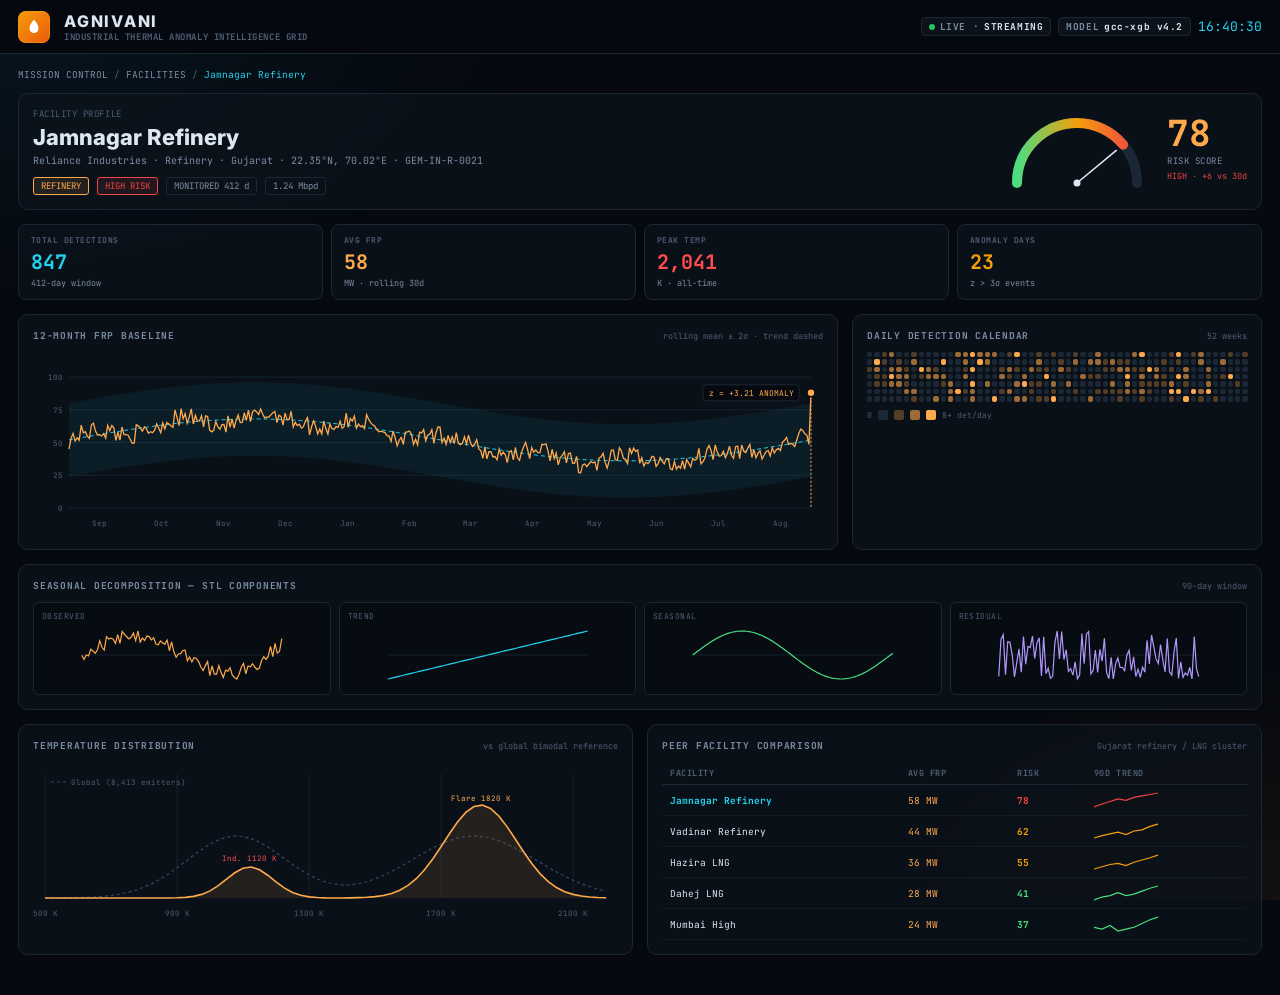
<file: stitch_agnivani_thermal_intelligence_grid/agnivani_facility_profile/code.html>
<!DOCTYPE html>
<html class="dark" lang="en">
<head>
<meta charset="utf-8"/>
<meta content="width=device-width, initial-scale=1.0" name="viewport"/>
<title>AGNIVANI — Facility Profile · Jamnagar Refinery</title>
<link href="https://fonts.googleapis.com/css2?family=Inter:wght@400;600;800&family=JetBrains+Mono:wght@400;500;700&display=swap" rel="stylesheet"/>
<style>
*,*::before,*::after{box-sizing:border-box;margin:0;padding:0}
html,body{background:#060910;color:#dce7f2;font-family:'Inter',sans-serif;font-size:14px;-webkit-font-smoothing:antialiased;min-height:100vh}
body::before{content:'';position:fixed;inset:0;background:radial-gradient(ellipse 60% 50% at 0% 0%,rgba(34,211,238,0.06),transparent 70%),radial-gradient(ellipse 50% 40% at 100% 100%,rgba(245,158,11,0.06),transparent 70%);pointer-events:none;z-index:0}
:root{--cyan:#22d3ee;--gf:#ffa94d;--if:#ff4d4d;--cs:#f59e0b;--wv:#4ade80;--gl:#b197fc;--border:#1b2735;--t1:#dce7f2;--t2:#7b8da3;--t3:#4e5f74;--panel:rgba(13,20,29,0.72)}
::-webkit-scrollbar{width:3px}::-webkit-scrollbar-thumb{background:#1b2735;border-radius:2px}
.mono{font-family:'JetBrains Mono',monospace;font-variant-numeric:tabular-nums}
#topbar{height:54px;display:flex;align-items:center;justify-content:space-between;padding:0 18px;border-bottom:1px solid var(--border);background:rgba(6,9,16,0.97);position:sticky;top:0;z-index:50}
.brand-mark{width:32px;height:32px;border-radius:8px;background:linear-gradient(135deg,#f59e0b,#ea580c);display:flex;align-items:center;justify-content:center;position:relative;flex-shrink:0}
.brand-mark::after{content:'';position:absolute;inset:0;border-radius:8px;border:1.5px solid rgba(245,158,11,.6);animation:haloExpand 2.4s ease-out infinite}
@keyframes haloExpand{0%{transform:scale(1);opacity:.7}100%{transform:scale(2.2);opacity:0}}
.brand-mark svg{width:18px;height:18px;fill:#fff}
.pill{display:inline-flex;align-items:center;gap:5px;padding:2px 7px;border:1px solid var(--border);border-radius:4px;background:rgba(13,20,29,0.8);font-family:'JetBrains Mono',monospace;font-size:9.5px;font-weight:700;letter-spacing:.06em;color:var(--t2);white-space:nowrap}
.pill b{color:var(--t1)}
.live-dot{width:6px;height:6px;border-radius:50%;background:#22c55e;animation:liveBlink 1.5s ease-in-out infinite}
@keyframes liveBlink{0%,100%{opacity:1}50%{opacity:.3}}
#page{position:relative;z-index:1;padding:14px 18px 40px;max-width:1600px;margin:0 auto}
.breadcrumb{display:flex;align-items:center;gap:6px;font-family:'JetBrains Mono',monospace;font-size:9.5px;color:var(--t3);margin-bottom:12px}
.breadcrumb a{color:var(--t2);text-decoration:none;transition:color 140ms}
.breadcrumb a:hover{color:var(--cyan)}
.breadcrumb span.cur{color:var(--cyan)}
.panel{background:var(--panel);border:1px solid var(--border);border-radius:10px;padding:14px;transition:border-color 140ms}
.panel:hover{border-color:#243447}
.panel-title{font-family:'JetBrains Mono',monospace;font-size:9.5px;font-weight:700;letter-spacing:.08em;text-transform:uppercase;color:var(--t2);margin-bottom:10px;display:flex;align-items:center;justify-content:space-between}
.panel-title small{font-size:8.5px;color:var(--t3);text-transform:none;letter-spacing:0;font-weight:400}
.reveal{opacity:0;transform:translateY(12px);transition:opacity 500ms cubic-bezier(.4,0,.2,1),transform 500ms cubic-bezier(.4,0,.2,1)}
.reveal.in{opacity:1;transform:translateY(0)}
.tag{font-family:'JetBrains Mono',monospace;font-size:9px;padding:2px 7px;border-radius:3px;border:1px solid}
#gauge-wrap{display:flex;align-items:center;gap:20px}
.gauge-score{font-family:'JetBrains Mono',monospace;font-size:36px;font-weight:700;color:var(--gf);font-variant-numeric:tabular-nums;line-height:1}
.stat-grid{display:grid;grid-template-columns:repeat(4,1fr);gap:8px;margin-bottom:14px}
.stat-tile{background:var(--panel);border:1px solid var(--border);border-radius:8px;padding:10px 12px}
.stat-lbl{font-family:'JetBrains Mono',monospace;font-size:8px;font-weight:700;letter-spacing:.06em;text-transform:uppercase;color:var(--t3);margin-bottom:4px}
.stat-val{font-family:'JetBrains Mono',monospace;font-size:20px;font-weight:700;color:var(--t1);font-variant-numeric:tabular-nums}
.stat-sub{font-family:'JetBrains Mono',monospace;font-size:8.5px;color:var(--t2);margin-top:2px}
#cal-grid{display:grid;grid-template-columns:repeat(52,1fr);grid-auto-flow:column;grid-template-rows:repeat(7,1fr);gap:2px}
.cal-cell{aspect-ratio:1;border-radius:2px;transition:opacity 140ms}
.cal-cell:hover{opacity:.6}
.peer-table{width:100%;border-collapse:collapse}
.peer-table th{font-family:'JetBrains Mono',monospace;font-size:8.5px;font-weight:700;letter-spacing:.06em;text-transform:uppercase;color:var(--t3);padding:5px 8px;border-bottom:1px solid var(--border);text-align:left}
.peer-table td{font-family:'JetBrains Mono',monospace;font-size:9.5px;color:var(--t1);padding:6px 8px;border-bottom:1px solid rgba(27,39,53,0.5)}
.peer-table tr:hover td{background:rgba(34,211,238,0.03)}
.sm-grid{display:grid;grid-template-columns:repeat(4,1fr);gap:8px}
.sm-panel{background:rgba(6,9,16,0.6);border:1px solid var(--border);border-radius:6px;padding:8px}
.sm-title{font-family:'JetBrains Mono',monospace;font-size:8px;color:var(--t3);text-transform:uppercase;letter-spacing:.06em;margin-bottom:6px}
@media(prefers-reduced-motion:reduce){.brand-mark::after,.live-dot{animation:none!important}}
</style>
</head>
<body>
<header id="topbar">
  <div style="display:flex;align-items:center;gap:14px">
    <div class="brand-mark"><svg viewBox="0 0 24 24"><path d="M12 2C8 7 6 10 6 14a6 6 0 0012 0c0-4-2-7-6-12z"/></svg></div>
    <div><div style="font-size:16px;font-weight:800;letter-spacing:.11em">AGNIVANI</div><div class="mono" style="font-size:9px;font-weight:700;letter-spacing:.06em;color:var(--t3);text-transform:uppercase">Industrial Thermal Anomaly Intelligence Grid</div></div>
  </div>
  <div style="display:flex;align-items:center;gap:7px">
    <div class="pill"><div class="live-dot"></div> LIVE · <b>STREAMING</b></div>
    <div class="pill">MODEL <b>gcc-xgb v4.2</b></div>
    <div class="mono" style="font-size:13px;color:var(--cyan)" id="clock">00:00:00</div>
  </div>
</header>

<div id="page">
  <div class="breadcrumb"><a href="../agnivani_mission_control/code.html">MISSION CONTROL</a><span>/</span><a href="#">FACILITIES</a><span>/</span><span class="cur">Jamnagar Refinery</span></div>

  <div class="panel reveal" style="margin-bottom:14px">
    <div style="display:flex;align-items:flex-start;justify-content:space-between;gap:20px">
      <div>
        <div class="mono" style="font-size:9px;color:var(--t3);text-transform:uppercase;letter-spacing:.06em;margin-bottom:4px">Facility Profile</div>
        <div style="font-size:22px;font-weight:800;margin-bottom:4px">Jamnagar Refinery</div>
        <div class="mono" style="font-size:10px;color:var(--t2)">Reliance Industries · Refinery · Gujarat · 22.35°N, 70.02°E · GEM-IN-R-0021</div>
        <div style="display:flex;gap:8px;margin-top:10px">
          <span class="tag" style="border-color:var(--gf);color:var(--gf);background:rgba(255,169,77,.1)">REFINERY</span>
          <span class="tag" style="border-color:#ef4444;color:#ef4444;background:rgba(239,68,68,.1)">HIGH RISK</span>
          <span class="tag" style="border-color:var(--border);color:var(--t2)">MONITORED 412 d</span>
          <span class="tag" style="border-color:var(--border);color:var(--t2)">1.24 Mbpd</span>
        </div>
      </div>
      <div id="gauge-wrap">
        <svg viewBox="0 0 140 80" style="width:140px;height:80px">
          <defs><linearGradient id="gg" x1="0" y1="0" x2="1" y2="0"><stop offset="0%" stop-color="#4ade80"/><stop offset="50%" stop-color="#f59e0b"/><stop offset="100%" stop-color="#ef4444"/></linearGradient></defs>
          <path d="M10,75 A60,60 0 0,1 130,75" fill="none" stroke="#1b2735" stroke-width="10" stroke-linecap="round"/>
          <path id="gauge-fill" d="M10,75 A60,60 0 0,1 130,75" fill="none" stroke="url(#gg)" stroke-width="10" stroke-linecap="round" stroke-dasharray="0 188" style="transition:stroke-dasharray 1.2s cubic-bezier(.4,0,.2,1)"/>
          <line id="gauge-needle" x1="70" y1="75" x2="70" y2="24" stroke="#dce7f2" stroke-width="1.6" stroke-linecap="round" style="transform-origin:70px 75px;transform:rotate(-90deg);transition:transform 1.2s cubic-bezier(.4,0,.2,1)"/>
          <circle cx="70" cy="75" r="3.5" fill="#dce7f2"/>
        </svg>
        <div>
          <div class="gauge-score" id="gauge-num">0</div>
          <div class="mono" style="font-size:9px;color:var(--t2);text-transform:uppercase;letter-spacing:.06em;margin-top:4px">Risk Score</div>
          <div class="mono" style="font-size:8.5px;color:#ef4444;margin-top:3px">HIGH · +6 vs 30d</div>
        </div>
      </div>
    </div>
  </div>

  <div class="stat-grid reveal">
    <div class="stat-tile"><div class="stat-lbl">Total Detections</div><div class="stat-val" data-target="847" style="color:var(--cyan)">0</div><div class="stat-sub">412-day window</div></div>
    <div class="stat-tile"><div class="stat-lbl">Avg FRP</div><div class="stat-val" data-target="58" style="color:var(--gf)">0</div><div class="stat-sub">MW · rolling 30d</div></div>
    <div class="stat-tile"><div class="stat-lbl">Peak Temp</div><div class="stat-val" data-target="2041" style="color:var(--if)">0</div><div class="stat-sub">K · all-time</div></div>
    <div class="stat-tile"><div class="stat-lbl">Anomaly Days</div><div class="stat-val" data-target="23" style="color:var(--cs)">0</div><div class="stat-sub">z &gt; 3σ events</div></div>
  </div>

  <div style="display:grid;grid-template-columns:2fr 1fr;gap:14px;margin-bottom:14px">
    <div class="panel reveal"><div class="panel-title">12-Month FRP Baseline <small>rolling mean ± 2σ · trend dashed</small></div><svg id="baseline-svg" style="width:100%;height:180px"></svg></div>
    <div class="panel reveal" style="transition-delay:80ms">
      <div class="panel-title">Daily Detection Calendar <small>52 weeks</small></div>
      <div id="cal-grid"></div>
      <div style="display:flex;align-items:center;gap:6px;margin-top:8px">
        <span class="mono" style="font-size:8px;color:var(--t3)">0</span>
        <div style="width:10px;height:10px;border-radius:2px;background:#1b2735"></div>
        <div style="width:10px;height:10px;border-radius:2px;background:rgba(255,169,77,.3)"></div>
        <div style="width:10px;height:10px;border-radius:2px;background:rgba(255,169,77,.6)"></div>
        <div style="width:10px;height:10px;border-radius:2px;background:#ffa94d"></div>
        <span class="mono" style="font-size:8px;color:var(--t3)">8+ det/day</span>
      </div>
    </div>
  </div>

  <div class="panel reveal" style="margin-bottom:14px"><div class="panel-title">Seasonal Decomposition — STL Components <small>90-day window</small></div><div class="sm-grid" id="sm-grid"></div></div>

  <div style="display:grid;grid-template-columns:1fr 1fr;gap:14px">
    <div class="panel reveal"><div class="panel-title">Temperature Distribution <small>vs global bimodal reference</small></div><svg id="dist-svg" style="width:100%;height:160px"></svg></div>
    <div class="panel reveal" style="transition-delay:80ms">
      <div class="panel-title">Peer Facility Comparison <small>Gujarat refinery / LNG cluster</small></div>
      <table class="peer-table"><thead><tr><th>Facility</th><th>Avg FRP</th><th>Risk</th><th>90d Trend</th></tr></thead><tbody id="peer-tbody"></tbody></table>
    </div>
  </div>
</div>

<script>
function tick(){const n=new Date();document.getElementById('clock').textContent=[n.getHours(),n.getMinutes(),n.getSeconds()].map(v=>String(v).padStart(2,'0')).join(':');}
setInterval(tick,1000);tick();
const io=new IntersectionObserver(es=>es.forEach(e=>{if(e.isIntersecting){e.target.classList.add('in');io.unobserve(e.target);}}),{threshold:.1});
document.querySelectorAll('.reveal').forEach(el=>io.observe(el));

// Gauge
setTimeout(()=>{const risk=78;document.getElementById('gauge-fill').style.strokeDasharray=(risk/100*188)+' 188';document.getElementById('gauge-needle').style.transform=`rotate(${risk/100*180-90}deg)`;let n=0;const iv=setInterval(()=>{n=Math.min(n+2,risk);document.getElementById('gauge-num').textContent=n;if(n>=risk)clearInterval(iv);},16);},400);

// Number roll-up
setTimeout(()=>{document.querySelectorAll('.stat-val[data-target]').forEach(el=>{const t=+el.dataset.target;let n=0;const step=Math.max(1,Math.ceil(t/44));const iv=setInterval(()=>{n=Math.min(n+step,t);el.textContent=n.toLocaleString();if(n>=t)clearInterval(iv);},16);});},600);

// Seeded pseudo-random for stable demo
let seed=42;function rnd(){seed=(seed*16807)%2147483647;return (seed-1)/2147483646;}

// Baseline
(function(){
  const svg=document.getElementById('baseline-svg');const W=svg.clientWidth||700,H=180,pad={l:36,r:12,t:12,b:24};const pw=W-pad.l-pad.r,ph=H-pad.t-pad.b;
  const N=365,mean=52,sigma=14;
  const trend=Array.from({length:N},(_,i)=>mean+Math.sin(i/58)*16);
  const obs=trend.map((t,i)=>t+Math.sin(i/7)*4+(rnd()-0.5)*14);obs[364]=88;
  const X=i=>pad.l+i/(N-1)*pw,Y=v=>pad.t+ph-(v/110)*ph;
  let s='';
  [0,25,50,75,100].forEach(v=>{s+=`<line x1="${pad.l}" y1="${Y(v)}" x2="${W-pad.r}" y2="${Y(v)}" stroke="#1b2735" stroke-width=".8"/><text x="${pad.l-6}" y="${Y(v)+3}" fill="#4e5f74" font-size="7.5" font-family="JetBrains Mono" text-anchor="end">${v}</text>`;});
  s+=`<path d="M${trend.map((t,i)=>X(i)+','+Y(t+2*sigma)).join('L')}L${trend.map((t,i)=>X(i)+','+Y(t-2*sigma)).reverse().join('L')}Z" fill="rgba(34,211,238,0.07)"/>`;
  s+=`<path d="M${trend.map((t,i)=>X(i)+','+Y(t)).join('L')}" fill="none" stroke="#22d3ee" stroke-width="1" stroke-dasharray="4,3"/>`;
  s+=`<path d="M${obs.map((v,i)=>X(i)+','+Y(v)).join('L')}" fill="none" stroke="#ffa94d" stroke-width="1.3"/>`;
  const cx=X(364),cy=Y(obs[364]);
  s+=`<line x1="${cx}" y1="${cy}" x2="${cx}" y2="${pad.t+ph}" stroke="#ffa94d" stroke-width="1" stroke-dasharray="2,2"/><circle cx="${cx}" cy="${cy}" r="4" fill="#ffa94d" stroke="#060910" stroke-width="1.5"/>`;
  s+=`<rect x="${cx-108}" y="${cy-8}" width="96" height="16" rx="3" fill="rgba(6,9,16,.92)" stroke="#1b2735"/><text x="${cx-60}" y="${cy+3}" fill="#ffa94d" font-size="8" font-family="JetBrains Mono" text-anchor="middle">z = +3.21 ANOMALY</text>`;
  ['Sep','Oct','Nov','Dec','Jan','Feb','Mar','Apr','May','Jun','Jul','Aug'].forEach((m,i)=>{s+=`<text x="${pad.l+(i+.5)*pw/12}" y="${H-6}" fill="#4e5f74" font-size="7.5" font-family="JetBrains Mono" text-anchor="middle">${m}</text>`;});
  svg.innerHTML=s;
})();

// Calendar
(function(){const g=document.getElementById('cal-grid');for(let i=0;i<364;i++){const v=rnd();const c=document.createElement('div');c.className='cal-cell';const lvl=v<0.55?0:v<0.75?.3:v<0.92?.6:1;c.style.background=lvl===0?'#1b2735':`rgba(255,169,77,${lvl})`;c.title=`Day ${i+1} · ${Math.round(lvl*9)} detections`;g.appendChild(c);}})();

// STL small multiples
(function(){
  const g=document.getElementById('sm-grid');const N=90;
  const comps=[{n:'Observed',c:'#ffa94d',f:i=>50+Math.sin(i/14)*18+i*0.12+(rnd()-0.5)*12},{n:'Trend',c:'#22d3ee',f:i=>50+i*0.12},{n:'Seasonal',c:'#4ade80',f:i=>Math.sin(i/14)*18},{n:'Residual',c:'#b197fc',f:i=>(rnd()-0.5)*12}];
  comps.forEach(cp=>{const vals=Array.from({length:N},(_,i)=>cp.f(i));const mx=Math.max(...vals),mn=Math.min(...vals);const W=200,H=56;const p=vals.map((v,i)=>(i/(N-1)*W)+','+(H-4-(v-mn)/(mx-mn||1)*(H-8))).join('L');const d=document.createElement('div');d.className='sm-panel';d.innerHTML=`<div class="sm-title">${cp.n}</div><svg viewBox="0 0 ${W} ${H}" style="width:100%;height:56px"><line x1="0" y1="${H/2}" x2="${W}" y2="${H/2}" stroke="#1b2735" stroke-width=".8"/><path d="M${p}" fill="none" stroke="${cp.c}" stroke-width="1.2"/></svg>`;g.appendChild(d);});
})();

// Temp distribution
(function(){
  const svg=document.getElementById('dist-svg');const W=svg.clientWidth||400,H=160,pad={l:12,r:12,t:12,b:24};const pw=W-pad.l-pad.r,ph=H-pad.t-pad.b;
  const g=(x,m,s)=>Math.exp(-0.5*((x-m)/s)**2);const xs=[];for(let x=500;x<=2200;x+=25)xs.push(x);
  const fac=xs.map(x=>g(x,1820,110)*.75+g(x,1120,70)*.25),glob=xs.map(x=>g(x,1800,190)*.5+g(x,1080,150)*.5);
  const X=x=>pad.l+(x-500)/1700*pw,Y=v=>pad.t+ph-v*ph;
  let s='';
  [500,900,1300,1700,2100].forEach(x=>{s+=`<line x1="${X(x)}" y1="${pad.t}" x2="${X(x)}" y2="${pad.t+ph}" stroke="#1b2735" stroke-width=".8"/><text x="${X(x)}" y="${H-6}" fill="#4e5f74" font-size="7.5" font-family="JetBrains Mono" text-anchor="middle">${x} K</text>`;});
  s+=`<path d="M${glob.map((v,i)=>X(xs[i])+','+Y(v)).join('L')}" fill="none" stroke="#2d4a5e" stroke-width="1.2" stroke-dasharray="3,3"/>`;
  const fp=fac.map((v,i)=>X(xs[i])+','+Y(v)).join('L');
  s+=`<path d="M${fp}L${X(2200)},${pad.t+ph}L${X(500)},${pad.t+ph}Z" fill="rgba(255,169,77,0.10)"/><path d="M${fp}" fill="none" stroke="#ffa94d" stroke-width="1.6"/>`;
  s+=`<text x="${X(1820)}" y="${Y(.78)}" fill="#ffa94d" font-size="7.5" font-family="JetBrains Mono" text-anchor="middle">Flare 1820 K</text>`;
  s+=`<text x="${X(1120)}" y="${Y(.3)}" fill="#ff4d4d" font-size="7.5" font-family="JetBrains Mono" text-anchor="middle">Ind. 1120 K</text>`;
  s+=`<line x1="${pad.l+6}" y1="${pad.t+8}" x2="${pad.l+22}" y2="${pad.t+8}" stroke="#2d4a5e" stroke-width="1.2" stroke-dasharray="3,3"/><text x="${pad.l+26}" y="${pad.t+11}" fill="#4e5f74" font-size="7.5" font-family="JetBrains Mono">Global (8,413 emitters)</text>`;
  svg.innerHTML=s;
})();

// Peer table
(function(){
  const peers=[{n:'Jamnagar Refinery',frp:58,risk:78,t:[40,48,55,62,58,66,70,74,78]},{n:'Vadinar Refinery',frp:44,risk:62,t:[38,42,45,48,44,50,52,58,62]},{n:'Hazira LNG',frp:36,risk:55,t:[30,34,38,40,36,42,46,50,55]},{n:'Dahej LNG',frp:28,risk:41,t:[22,26,28,32,28,30,34,38,41]},{n:'Mumbai High',frp:24,risk:37,t:[26,24,28,22,24,26,30,34,37]}];
  const tb=document.getElementById('peer-tbody');
  peers.forEach((p,i)=>{const c=p.risk>70?'#ef4444':p.risk>50?'#f59e0b':'#4ade80';const W=64,H=18,mx=Math.max(...p.t),mn=Math.min(...p.t);const pts=p.t.map((v,j)=>(j/(p.t.length-1)*W)+','+(H-2-(v-mn)/(mx-mn||1)*(H-4))).join('L');const tr=document.createElement('tr');tr.innerHTML=`<td style="${i===0?'color:var(--cyan);font-weight:700':''}">${p.n}</td><td style="color:var(--gf)">${p.frp} MW</td><td style="color:${c};font-weight:700">${p.risk}</td><td><svg width="${W}" height="${H}" style="vertical-align:middle"><path d="M${pts}" fill="none" stroke="${c}" stroke-width="1.2"/></svg></td>`;tb.appendChild(tr);});
})();
</script>
</body>
</html>
</file>
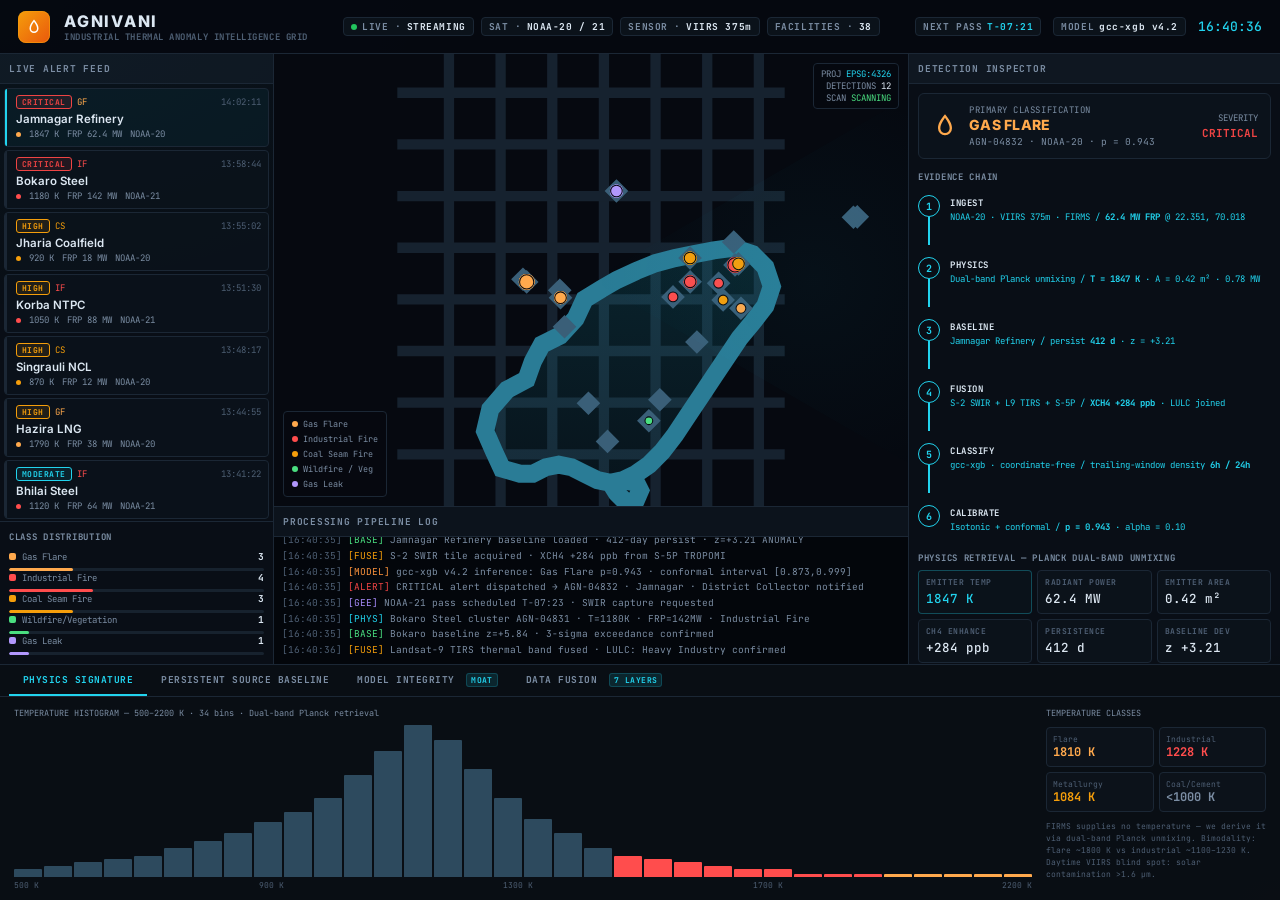
<file: stitch_agnivani_thermal_intelligence_grid/agnivani_mission_control/code.html>
<!DOCTYPE html>
<html class="dark" lang="en">
<head>
<meta charset="utf-8"/>
<meta content="width=device-width, initial-scale=1.0" name="viewport"/>
<title>AGNIVANI — Mission Control</title>
<link href="https://fonts.googleapis.com/css2?family=Inter:wght@400;600;800&family=JetBrains+Mono:wght@400;500;700&display=swap" rel="stylesheet"/>
<style>
*,*::before,*::after{box-sizing:border-box;margin:0;padding:0}
html,body{width:100%;height:100%;overflow:hidden;background:#060910;color:#dce7f2;font-family:'Inter',sans-serif;font-size:14px;-webkit-font-smoothing:antialiased}

/* ── Ambient glows ── */
body::before{content:'';position:fixed;inset:0;background:radial-gradient(ellipse 60% 50% at 0% 0%,rgba(34,211,238,0.06) 0%,transparent 70%),radial-gradient(ellipse 50% 40% at 100% 100%,rgba(245,158,11,0.06) 0%,transparent 70%);pointer-events:none;z-index:0}

/* ── Tokens ── */
:root{
  --cyan:#22d3ee;
  --col-gas-flare:#ffa94d;
  --col-ind-fire:#ff4d4d;
  --col-coal:#f59e0b;
  --col-wild:#4ade80;
  --col-leak:#b197fc;
  --sev-critical:#ef4444;
  --sev-high:#f59e0b;
  --sev-moderate:#22d3ee;
  --sev-low:#7b8da3;
  --text-primary:#dce7f2;
  --text-secondary:#7b8da3;
  --text-tertiary:#4e5f74;
  --panel-bg:rgba(13,20,29,0.72);
  --border:#1b2735;
  --bg:#060910;
}

/* ── Scrollbar ── */
::-webkit-scrollbar{width:3px;height:3px}
::-webkit-scrollbar-track{background:transparent}
::-webkit-scrollbar-thumb{background:#1b2735;border-radius:2px}

/* ── Layout ── */
#app{display:flex;flex-direction:column;height:100vh;position:relative;z-index:1}
#topbar{height:54px;display:flex;align-items:center;justify-content:space-between;padding:0 18px;border-bottom:1px solid var(--border);background:rgba(6,9,16,0.95);flex-shrink:0;z-index:50}
#main{flex:1;display:flex;overflow:hidden}
#left-col{width:274px;display:flex;flex-direction:column;border-right:1px solid var(--border);flex-shrink:0;background:rgba(13,20,29,0.5)}
#centre-col{flex:1;display:flex;flex-direction:column;min-width:0;position:relative}
#right-col{width:372px;display:flex;flex-direction:column;border-left:1px solid var(--border);flex-shrink:0;background:rgba(13,20,29,0.5);overflow-y:auto}
#bottom-panel{height:236px;border-top:1px solid var(--border);background:rgba(10,15,22,0.95);display:flex;flex-direction:column;flex-shrink:0;z-index:10}

/* ── Panel header ── */
.panel-hdr{height:30px;display:flex;align-items:center;padding:0 9px;border-bottom:1px solid var(--border);background:rgba(27,39,53,0.4);flex-shrink:0}
.panel-hdr span{font-family:'JetBrains Mono',monospace;font-size:9.5px;font-weight:700;letter-spacing:.08em;text-transform:uppercase;color:var(--text-secondary)}

/* ── HUD pill ── */
.pill{display:inline-flex;align-items:center;gap:5px;padding:2px 7px;border:1px solid var(--border);border-radius:4px;background:rgba(13,20,29,0.8);font-family:'JetBrains Mono',monospace;font-size:9.5px;font-weight:700;letter-spacing:.06em;color:var(--text-secondary);white-space:nowrap}
.pill b{color:var(--text-primary)}

/* ── Live dot ── */
.live-dot{width:6px;height:6px;border-radius:50%;background:#22c55e;flex-shrink:0}
@keyframes liveBlink{0%,100%{opacity:1}50%{opacity:.3}}
.live-dot{animation:liveBlink 1.5s ease-in-out infinite}

/* ── Brand halo ── */
@keyframes haloExpand{0%{transform:scale(1);opacity:.7}100%{transform:scale(2.2);opacity:0}}
.brand-mark{width:32px;height:32px;border-radius:8px;background:linear-gradient(135deg,#f59e0b,#ea580c);display:flex;align-items:center;justify-content:center;position:relative;flex-shrink:0}
.brand-mark::after{content:'';position:absolute;inset:0;border-radius:8px;border:1.5px solid rgba(245,158,11,.6);animation:haloExpand 2.4s ease-out infinite}
.brand-mark svg{width:18px;height:18px;fill:#fff}

/* ── Alert feed ── */
#alert-feed{flex:1;overflow-y:auto;padding:4px}
.alert-row{position:relative;padding:6px 7px 6px 11px;border:1px solid var(--border);border-radius:4px;margin-bottom:3px;cursor:pointer;background:rgba(13,20,29,0.6);transition:background 140ms}
.alert-row::before{content:'';position:absolute;left:0;top:0;bottom:0;width:2px;border-radius:2px 0 0 2px;background:var(--border)}
.alert-row.selected{background:rgba(34,211,238,0.05)}
.alert-row.selected::before{background:var(--cyan)}
.alert-row:hover{background:rgba(34,211,238,0.04)}
.alert-row-top{display:flex;justify-content:space-between;align-items:center;margin-bottom:3px}
.sev-chip{font-family:'JetBrains Mono',monospace;font-size:8px;font-weight:700;letter-spacing:.06em;padding:1px 5px;border-radius:3px;border:1px solid}
.sev-chip.CRITICAL{color:var(--sev-critical);border-color:var(--sev-critical);background:rgba(239,68,68,.1)}
.sev-chip.HIGH{color:var(--sev-high);border-color:var(--sev-high);background:rgba(245,158,11,.1)}
.sev-chip.MODERATE{color:var(--sev-moderate);border-color:var(--sev-moderate);background:rgba(34,211,238,.08)}
.sev-chip.LOW{color:var(--sev-low);border-color:var(--sev-low);background:rgba(123,141,163,.08)}
.alert-ts{font-family:'JetBrains Mono',monospace;font-size:9px;color:var(--text-tertiary)}
.alert-name{font-size:11.5px;font-weight:600;color:var(--text-primary);margin-bottom:2px}
.alert-meta{display:flex;gap:8px;align-items:center}
.class-dot{width:5px;height:5px;border-radius:50%;flex-shrink:0}
.alert-meta-val{font-family:'JetBrains Mono',monospace;font-size:9px;color:var(--text-secondary)}

/* ── Ticker entrance ── */
@keyframes tickerIn{from{transform:translateX(-14px);opacity:0}to{transform:translateX(0);opacity:1}}
.ticker-new{animation:tickerIn 400ms cubic-bezier(.4,0,.2,1) forwards}

/* ── Class distribution ── */
#class-dist{padding:9px;border-top:1px solid var(--border);background:rgba(10,15,22,0.6);flex-shrink:0}
.class-row{display:flex;align-items:center;gap:6px;margin-bottom:5px}
.class-chip{width:7px;height:7px;border-radius:2px;flex-shrink:0}
.class-label{font-family:'JetBrains Mono',monospace;font-size:9px;color:var(--text-secondary);flex:1;white-space:nowrap;overflow:hidden;text-overflow:ellipsis}
.class-count{font-family:'JetBrains Mono',monospace;font-size:9.5px;font-weight:700;color:var(--text-primary);font-variant-numeric:tabular-nums;min-width:20px;text-align:right}
.class-bar-track{height:3px;background:rgba(27,39,53,0.8);border-radius:2px;overflow:hidden;margin-top:2px}
.class-bar-fill{height:100%;border-radius:2px;width:0;transition:width 600ms cubic-bezier(.4,0,.2,1)}

/* ── Map ── */
#map-container{flex:1;position:relative;overflow:hidden;background:#060910}
#map-svg{width:100%;height:100%}
.graticule{stroke:#16222f;stroke-width:.8;fill:none}
.india-path{fill:url(#indiaGrad);stroke:#2a7c96;stroke-width:1.4}
.facility-marker{fill:#2d4a5e;stroke:#3a5f78;stroke-width:.8}
.detection-circle{cursor:pointer;transition:r 200ms}
@keyframes ripple{0%{r:5;opacity:.7}100%{r:18;opacity:0}}
.ripple-ring{animation:ripple 2.4s ease-out infinite;fill:none;stroke-width:1.5;pointer-events:none}
.ripple-ring:nth-child(2){animation-delay:.8s}
.ripple-ring:nth-child(3){animation-delay:1.6s}
#radar-wedge{transform-origin:50% 50%;animation:radarSpin 7s linear infinite;opacity:.18}
@keyframes radarSpin{to{transform:rotate(360deg)}}
@keyframes gridDrift{0%{transform:translate(0,0)}50%{transform:translate(2px,1px)}100%{transform:translate(0,0)}}
.graticule-group{animation:gridDrift 12s ease-in-out infinite}

/* ── Map HUD ── */
.map-hud{position:absolute;background:rgba(6,9,16,0.85);border:1px solid var(--border);border-radius:4px;padding:4px 7px;font-family:'JetBrains Mono',monospace;font-size:9px;backdrop-filter:blur(4px)}
.map-hud-tl{top:9px;left:9px}
.map-hud-tr{top:9px;right:9px;text-align:right}
.map-hud-bl{bottom:9px;left:9px}
.map-legend{position:absolute;bottom:9px;left:9px;background:rgba(6,9,16,0.85);border:1px solid var(--border);border-radius:4px;padding:6px 8px;font-family:'JetBrains Mono',monospace;font-size:8.5px}
.legend-row{display:flex;align-items:center;gap:5px;margin-bottom:3px;color:var(--text-secondary)}
.legend-dot{width:6px;height:6px;border-radius:50%;flex-shrink:0}

/* ── Terminal ── */
#terminal{height:158px;background:#03060b;border-top:1px solid var(--border);display:flex;flex-direction:column;flex-shrink:0;overflow:hidden}
#terminal-log{flex:1;overflow-y:auto;padding:6px 8px;font-family:'JetBrains Mono',monospace;font-size:9.5px;line-height:1.65;color:#7b8da3}
.tlog-line{display:flex;gap:6px;opacity:0;animation:logFadeIn 300ms forwards}
@keyframes logFadeIn{to{opacity:1}}
.tlog-ts{color:#4e5f74;flex-shrink:0}
.tlog-GEE{color:#a78bfa}
.tlog-PHYS{color:var(--cyan)}
.tlog-BASE{color:#4ade80}
.tlog-FUSE{color:#f59e0b}
.tlog-MODEL{color:#fb923c}
.tlog-ALERT{color:#ef4444}
.tlog-msg{color:#7b8da3}

/* ── Right inspector ── */
#inspector-body{padding:9px;display:flex;flex-direction:column;gap:12px}
.verdict-block{background:rgba(13,20,29,0.8);border:1px solid var(--border);border-radius:6px;padding:10px 12px;display:flex;align-items:center;justify-content:space-between}
.verdict-class{font-size:14px;font-weight:800;letter-spacing:.02em}
.verdict-sub{font-family:'JetBrains Mono',monospace;font-size:9.5px;color:var(--text-secondary);margin-top:2px}
.section-label{font-family:'JetBrains Mono',monospace;font-size:9px;font-weight:700;letter-spacing:.08em;text-transform:uppercase;color:var(--text-secondary);margin-bottom:6px;display:block}

/* ── Evidence chain ── */
.chain-stage{display:flex;gap:10px;align-items:flex-start;padding:6px 0;opacity:.35;transition:opacity 300ms}
.chain-stage.active{opacity:1}
.chain-num{width:22px;height:22px;border-radius:50%;border:1.5px solid var(--text-tertiary);display:flex;align-items:center;justify-content:center;font-family:'JetBrains Mono',monospace;font-size:10px;font-weight:700;color:var(--text-tertiary);flex-shrink:0;transition:border-color 300ms,color 300ms}
.chain-stage.active .chain-num{border-color:var(--cyan);color:var(--cyan)}
.chain-connector{width:1.5px;background:var(--border);margin:0 10px;flex-shrink:0;align-self:stretch;min-height:8px}
.chain-stage.active .chain-connector{background:var(--cyan)}
.chain-title{font-family:'JetBrains Mono',monospace;font-size:9px;font-weight:700;letter-spacing:.06em;color:var(--text-secondary);text-transform:uppercase}
.chain-stage.active .chain-title{color:var(--text-primary)}
.chain-val{font-family:'JetBrains Mono',monospace;font-size:9px;color:var(--cyan);margin-top:2px;line-height:1.4}

/* ── Physics tiles ── */
.phys-grid{display:grid;grid-template-columns:1fr 1fr 1fr;gap:5px}
.phys-tile{background:rgba(13,20,29,0.7);border:1px solid var(--border);border-radius:4px;padding:6px 7px}
.phys-tile:first-child{border-color:rgba(34,211,238,.3)}
.phys-tile-label{font-family:'JetBrains Mono',monospace;font-size:8px;font-weight:700;letter-spacing:.06em;text-transform:uppercase;color:var(--text-tertiary);margin-bottom:3px}
.phys-tile-val{font-family:'JetBrains Mono',monospace;font-size:12.5px;font-weight:500;color:var(--text-primary);font-variant-numeric:tabular-nums}
.phys-tile:first-child .phys-tile-val{color:var(--cyan)}

/* ── Classification bars ── */
.clf-row{display:flex;align-items:center;gap:7px;margin-bottom:5px}
.clf-label{font-family:'JetBrains Mono',monospace;font-size:9px;color:var(--text-secondary);flex:1}
.clf-pct{font-family:'JetBrains Mono',monospace;font-size:9px;font-weight:700;color:var(--text-primary);font-variant-numeric:tabular-nums;min-width:32px;text-align:right}
.clf-bar-track{height:4px;background:rgba(27,39,53,0.8);border-radius:2px;overflow:hidden;flex:2}
.clf-bar-fill{height:100%;border-radius:2px;width:0;transition:width 900ms cubic-bezier(.4,0,.2,1)}
.conformal-block{border:1px solid var(--border);border-radius:4px;padding:8px 10px;background:rgba(6,9,16,0.6);font-family:'JetBrains Mono',monospace;font-size:8.5px;line-height:1.6;color:var(--text-secondary);margin-top:8px}
.conformal-block b{color:var(--cyan)}
.counterfactual{border:1px solid rgba(239,68,68,.25);border-radius:4px;padding:7px 9px;background:rgba(239,68,68,.05);font-family:'JetBrains Mono',monospace;font-size:8.5px;line-height:1.5;color:#fca5a5;margin-top:6px}

/* ── Action cards ── */
.action-card{display:flex;gap:9px;align-items:flex-start;padding:7px 0;border-bottom:1px solid var(--border)}
.action-num{width:22px;height:22px;border-radius:4px;background:rgba(34,211,238,.1);border:1px solid rgba(34,211,238,.25);display:flex;align-items:center;justify-content:center;font-family:'JetBrains Mono',monospace;font-size:11px;font-weight:700;color:var(--cyan);flex-shrink:0}
.action-text{font-size:11.5px;color:var(--text-primary);line-height:1.4}
.action-detail{font-family:'JetBrains Mono',monospace;font-size:8.5px;color:var(--text-secondary);margin-top:2px}
.dispatch-btn{width:100%;margin-top:10px;padding:10px;background:rgba(239,68,68,.15);border:1px solid rgba(239,68,68,.4);border-radius:5px;color:#fca5a5;font-family:'JetBrains Mono',monospace;font-size:10px;font-weight:700;letter-spacing:.08em;text-transform:uppercase;cursor:pointer;transition:background 140ms,border-color 140ms}
.dispatch-btn:hover{background:rgba(239,68,68,.25);border-color:rgba(239,68,68,.6)}

/* ── Bottom tabs ── */
#tab-bar{display:flex;border-bottom:1px solid var(--border);padding:0 9px;height:32px;flex-shrink:0}
.tab-btn{padding:0 14px;font-family:'JetBrains Mono',monospace;font-size:9.5px;font-weight:700;letter-spacing:.05em;text-transform:uppercase;color:var(--text-secondary);border:none;background:none;cursor:pointer;border-bottom:2px solid transparent;height:100%;transition:color 200ms,border-color 200ms;white-space:nowrap}
.tab-btn.active{color:var(--cyan);border-bottom-color:var(--cyan)}
.tab-badge{display:inline-block;margin-left:5px;padding:1px 4px;border-radius:3px;background:rgba(34,211,238,.12);border:1px solid rgba(34,211,238,.2);font-size:8px;color:var(--cyan)}
#tab-content{flex:1;overflow:hidden;position:relative}
.tab-pane{position:absolute;inset:0;display:none;padding:10px 14px;gap:14px}
.tab-pane.active{display:flex}

/* ── Histogram ── */
#hist-bars{display:flex;align-items:flex-end;gap:2px;height:100%;flex:1}
.hist-bar{flex:1;border-radius:1px 1px 0 0;min-width:3px;width:0;transition:height 900ms cubic-bezier(.4,0,.2,1)}
.hist-marker{position:absolute;border-left:1.5px dashed var(--cyan);height:100%;top:0}
.hist-marker-label{position:absolute;top:2px;left:3px;font-family:'JetBrains Mono',monospace;font-size:8px;color:var(--cyan)}

/* ── Baseline chart ── */
#baseline-svg{width:100%;height:100%}

/* ── Model integrity bars ── */
.model-row{display:flex;align-items:center;gap:8px;margin-bottom:7px}
.model-label{font-family:'JetBrains Mono',monospace;font-size:8.5px;color:var(--text-secondary);width:140px;flex-shrink:0}
.model-bar-track{flex:1;height:5px;background:rgba(27,39,53,0.8);border-radius:3px;overflow:hidden}
.model-bar-fill{height:100%;border-radius:3px;width:0;transition:width 900ms cubic-bezier(.4,0,.2,1)}
.model-val{font-family:'JetBrains Mono',monospace;font-size:9px;font-weight:700;font-variant-numeric:tabular-nums;min-width:36px;text-align:right}
.model-warn{font-family:'JetBrains Mono',monospace;font-size:8.5px;color:#ef4444;margin-top:8px;line-height:1.5}

/* ── Data fusion cards ── */
.fusion-card{background:rgba(13,20,29,0.7);border:1px solid var(--border);border-radius:4px;padding:7px 9px;margin-bottom:5px}
.fusion-card-title{font-family:'JetBrains Mono',monospace;font-size:9px;font-weight:700;color:var(--text-primary);margin-bottom:4px}
.fusion-layers{display:flex;flex-wrap:wrap;gap:4px}
.fusion-chip{font-family:'JetBrains Mono',monospace;font-size:8px;padding:1px 5px;border-radius:3px;border:1px solid rgba(34,211,238,.25);background:rgba(34,211,238,.07);color:var(--cyan)}

/* ── Countdown ── */
#next-pass{font-variant-numeric:tabular-nums}
@keyframes passFlash{0%,100%{opacity:1}50%{opacity:.2}}
.pass-flash{animation:passFlash 400ms ease-in-out 3}

/* ── Skeleton shimmer ── */
@keyframes shimmer{0%{background-position:-400px 0}100%{background-position:400px 0}}
.skeleton{background:linear-gradient(90deg,rgba(27,39,53,0) 0%,rgba(27,39,53,0.6) 50%,rgba(27,39,53,0) 100%);background-size:400px 100%;animation:shimmer 1.2s ease-in-out infinite}

/* ── prefers-reduced-motion ── */
@media(prefers-reduced-motion:reduce){
  .live-dot,.brand-mark::after,#radar-wedge,.ripple-ring,.graticule-group{animation:none!important}
  #next-pass{animation:none!important}
}
</style>
</head>
<body>
<div id="app">

<!-- ═══════════════════════════════════════════════════════ TOPBAR ══ -->
<header id="topbar">
  <div style="display:flex;align-items:center;gap:14px">
    <div class="brand-mark">
      <svg viewBox="0 0 24 24"><path d="M12 2C8 7 6 10 6 14a6 6 0 0012 0c0-4-2-7-6-12zm0 16a4 4 0 01-4-4c0-2.5 1.2-5 4-9 2.8 4 4 6.5 4 9a4 4 0 01-4 4z"/></svg>
    </div>
    <div>
      <div style="font-size:16px;font-weight:800;letter-spacing:.11em;color:#dce7f2">AGNIVANI</div>
      <div style="font-family:'JetBrains Mono',monospace;font-size:9px;font-weight:700;letter-spacing:.06em;color:#4e5f74;text-transform:uppercase">Industrial Thermal Anomaly Intelligence Grid</div>
    </div>
  </div>

  <div style="display:flex;align-items:center;gap:7px">
    <div class="pill"><div class="live-dot"></div> LIVE · <b>STREAMING</b></div>
    <div class="pill">SAT · <b>NOAA-20 / 21</b></div>
    <div class="pill">SENSOR · <b>VIIRS 375m</b></div>
    <div class="pill">FACILITIES · <b>38</b></div>
  </div>

  <div style="display:flex;align-items:center;gap:12px">
    <div class="pill">NEXT PASS <b id="next-pass" style="color:var(--cyan)">T-07:23</b></div>
    <div class="pill">MODEL <b>gcc-xgb v4.2</b></div>
    <div style="font-family:'JetBrains Mono',monospace;font-size:13px;font-weight:500;color:var(--cyan);font-variant-numeric:tabular-nums" id="clock">00:00:00</div>
  </div>
</header>

<!-- ═══════════════════════════════════════════════════════ MAIN ══ -->
<div id="main">

<!-- ─────────────────────────────────────────── LEFT COLUMN ── -->
<div id="left-col">
  <div class="panel-hdr"><span>Live Alert Feed</span></div>
  <div id="alert-feed"></div>

  <div id="class-dist">
    <div style="font-family:'JetBrains Mono',monospace;font-size:9px;font-weight:700;letter-spacing:.08em;color:var(--text-secondary);text-transform:uppercase;margin-bottom:7px">Class Distribution</div>
    <div id="class-dist-rows"></div>
  </div>
</div>

<!-- ─────────────────────────────────────────── CENTRE COLUMN ── -->
<div id="centre-col">
  <div id="map-container">
    <!-- Radar wedge -->
    <svg id="radar-svg" style="position:absolute;inset:0;width:100%;height:100%;pointer-events:none;z-index:2">
      <defs>
        <radialGradient id="radarGrad" cx="50%" cy="50%" r="50%">
          <stop offset="0%" stop-color="#22d3ee" stop-opacity=".22"/>
          <stop offset="100%" stop-color="#22d3ee" stop-opacity="0"/>
        </radialGradient>
      </defs>
      <g id="radar-wedge">
        <path id="radar-path" fill="url(#radarGrad)"/>
      </g>
    </svg>

    <!-- Main map SVG -->
    <svg id="map-svg" viewBox="60 5 30 35" preserveAspectRatio="xMidYMid meet">
      <defs>
        <linearGradient id="indiaGrad" x1="0" y1="0" x2="0" y2="1">
          <stop offset="0%" stop-color="#22d3ee" stop-opacity=".13"/>
          <stop offset="100%" stop-color="#22d3ee" stop-opacity=".05"/>
        </linearGradient>
        <filter id="glow">
          <feGaussianBlur stdDeviation="0.15" result="blur"/>
          <feMerge><feMergeNode in="blur"/><feMergeNode in="SourceGraphic"/></feMerge>
        </filter>
      </defs>

      <!-- Graticule -->
      <g class="graticule-group">
        <!-- Vertical lines (lon) -->
        <line class="graticule" x1="64" y1="5" x2="64" y2="40"/>
        <line class="graticule" x1="68" y1="5" x2="68" y2="40"/>
        <line class="graticule" x1="72" y1="5" x2="72" y2="40"/>
        <line class="graticule" x1="76" y1="5" x2="76" y2="40"/>
        <line class="graticule" x1="80" y1="5" x2="80" y2="40"/>
        <line class="graticule" x1="84" y1="5" x2="84" y2="40"/>
        <line class="graticule" x1="88" y1="5" x2="88" y2="40"/>
        <!-- Horizontal lines (lat) -->
        <line class="graticule" x1="60" y1="8" x2="90" y2="8"/>
        <line class="graticule" x1="60" y1="12" x2="90" y2="12"/>
        <line class="graticule" x1="60" y1="16" x2="90" y2="16"/>
        <line class="graticule" x1="60" y1="20" x2="90" y2="20"/>
        <line class="graticule" x1="60" y1="24" x2="90" y2="24"/>
        <line class="graticule" x1="60" y1="28" x2="90" y2="28"/>
        <line class="graticule" x1="60" y1="32" x2="90" y2="32"/>
        <line class="graticule" x1="60" y1="36" x2="90" y2="36"/>
      </g>

      <!-- India outline (simplified but recognisable) -->
      <path class="india-path" d="
        M68.1,37.1 L67.5,35.8 L66.8,34.2 L67.2,32.5 L68.5,31.0 L70.0,30.2
        L70.5,28.8 L71.2,27.5 L72.6,26.8 L73.8,25.5 L74.5,24.0 L75.8,23.2
        L77.0,22.5 L78.5,21.8 L80.0,21.2 L81.5,20.8 L83.0,20.5 L84.5,20.2
        L86.0,20.0 L87.5,20.5 L88.5,21.5 L89.0,23.0 L88.5,24.5 L87.5,25.8
        L86.5,27.0 L85.5,28.5 L84.5,30.0 L83.5,31.5 L82.5,33.0 L81.5,34.5
        L80.5,35.8 L79.5,36.8 L78.5,37.5 L77.5,38.0 L76.5,38.2 L75.5,38.0
        L74.5,37.5 L73.5,37.0 L72.5,36.8 L71.5,37.0 L70.5,37.5 L69.5,37.5
        L68.8,37.3 Z
        M76.5,38.2 L77.0,39.0 L77.5,39.5 L78.0,39.8 L78.5,39.5 L78.8,38.8
        L78.5,38.2 L77.5,38.0 Z
      "/>

      <!-- Facility markers (diamonds) -->
      <g id="facility-markers"></g>

      <!-- Detection markers -->
      <g id="detection-markers"></g>
    </svg>

    <!-- Map HUD top-right -->
    <div class="map-hud map-hud-tr" style="color:var(--text-secondary)">
      <div>PROJ <span style="color:var(--cyan)">EPSG:4326</span></div>
      <div>DETECTIONS <span style="color:var(--text-primary)" id="det-count">12</span></div>
      <div>SCAN <span style="color:#4ade80" id="scan-status">SCANNING</span></div>
    </div>

    <!-- Map legend bottom-left -->
    <div class="map-legend">
      <div class="legend-row"><div class="legend-dot" style="background:var(--col-gas-flare)"></div>Gas Flare</div>
      <div class="legend-row"><div class="legend-dot" style="background:var(--col-ind-fire)"></div>Industrial Fire</div>
      <div class="legend-row"><div class="legend-dot" style="background:var(--col-coal)"></div>Coal Seam Fire</div>
      <div class="legend-row"><div class="legend-dot" style="background:var(--col-wild)"></div>Wildfire / Veg</div>
      <div class="legend-row" style="margin-bottom:0"><div class="legend-dot" style="background:var(--col-leak)"></div>Gas Leak</div>
    </div>
  </div>

  <!-- Terminal -->
  <div id="terminal">
    <div class="panel-hdr" style="border-top:none"><span>Processing Pipeline Log</span></div>
    <div id="terminal-log"></div>
  </div>
</div>

<!-- ─────────────────────────────────────────── RIGHT COLUMN ── -->
<div id="right-col">
  <div class="panel-hdr"><span>Detection Inspector</span></div>
  <div id="inspector-body">

    <!-- Verdict -->
    <div class="verdict-block">
      <div style="display:flex;align-items:center;gap:10px">
        <svg width="28" height="28" viewBox="0 0 24 24" fill="var(--col-gas-flare)"><path d="M12 2C8 7 6 10 6 14a6 6 0 0012 0c0-4-2-7-6-12zm0 16a4 4 0 01-4-4c0-2.5 1.2-5 4-9 2.8 4 4 6.5 4 9a4 4 0 01-4 4z"/></svg>
        <div>
          <div style="font-family:'JetBrains Mono',monospace;font-size:9px;color:var(--text-secondary);text-transform:uppercase;letter-spacing:.06em">Primary Classification</div>
          <div class="verdict-class" style="color:var(--col-gas-flare)">GAS FLARE</div>
          <div class="verdict-sub">AGN-04832 · NOAA-20 · p = 0.943</div>
        </div>
      </div>
      <div style="text-align:right">
        <div style="font-family:'JetBrains Mono',monospace;font-size:9px;color:var(--text-secondary);text-transform:uppercase">Severity</div>
        <div style="font-family:'JetBrains Mono',monospace;font-size:11px;font-weight:700;color:var(--sev-critical);margin-top:2px">CRITICAL</div>
      </div>
    </div>

    <!-- Evidence Chain -->
    <div>
      <span class="section-label">Evidence Chain</span>
      <div id="evidence-chain">
        <div class="chain-stage" data-stage="0">
          <div style="display:flex;flex-direction:column;align-items:center">
            <div class="chain-num">1</div>
            <div class="chain-connector" style="height:28px"></div>
          </div>
          <div style="padding-top:2px">
            <div class="chain-title">INGEST</div>
            <div class="chain-val">NOAA-20 · VIIRS 375m · FIRMS / <b>62.4 MW FRP</b> @ 22.351, 70.018</div>
          </div>
        </div>
        <div class="chain-stage" data-stage="1">
          <div style="display:flex;flex-direction:column;align-items:center">
            <div class="chain-num">2</div>
            <div class="chain-connector" style="height:28px"></div>
          </div>
          <div style="padding-top:2px">
            <div class="chain-title">PHYSICS</div>
            <div class="chain-val">Dual-band Planck unmixing / <b>T = 1847 K</b> · A = 0.42 m² · 0.78 MW</div>
          </div>
        </div>
        <div class="chain-stage" data-stage="2">
          <div style="display:flex;flex-direction:column;align-items:center">
            <div class="chain-num">3</div>
            <div class="chain-connector" style="height:28px"></div>
          </div>
          <div style="padding-top:2px">
            <div class="chain-title">BASELINE</div>
            <div class="chain-val">Jamnagar Refinery / persist <b>412 d</b> · z = +3.21</div>
          </div>
        </div>
        <div class="chain-stage" data-stage="3">
          <div style="display:flex;flex-direction:column;align-items:center">
            <div class="chain-num">4</div>
            <div class="chain-connector" style="height:28px"></div>
          </div>
          <div style="padding-top:2px">
            <div class="chain-title">FUSION</div>
            <div class="chain-val">S-2 SWIR + L9 TIRS + S-5P / <b>XCH4 +284 ppb</b> · LULC joined</div>
          </div>
        </div>
        <div class="chain-stage" data-stage="4">
          <div style="display:flex;flex-direction:column;align-items:center">
            <div class="chain-num">5</div>
            <div class="chain-connector" style="height:28px"></div>
          </div>
          <div style="padding-top:2px">
            <div class="chain-title">CLASSIFY</div>
            <div class="chain-val">gcc-xgb · coordinate-free / trailing-window density <b>6h / 24h</b></div>
          </div>
        </div>
        <div class="chain-stage" data-stage="5">
          <div style="display:flex;flex-direction:column;align-items:center">
            <div class="chain-num">6</div>
          </div>
          <div style="padding-top:2px">
            <div class="chain-title">CALIBRATE</div>
            <div class="chain-val">Isotonic + conformal / <b>p = 0.943</b> · alpha = 0.10</div>
          </div>
        </div>
      </div>
    </div>

    <!-- Physics Retrieval -->
    <div>
      <span class="section-label">Physics Retrieval — Planck Dual-Band Unmixing</span>
      <div class="phys-grid">
        <div class="phys-tile"><div class="phys-tile-label">Emitter Temp</div><div class="phys-tile-val">1847 K</div></div>
        <div class="phys-tile"><div class="phys-tile-label">Radiant Power</div><div class="phys-tile-val">62.4 MW</div></div>
        <div class="phys-tile"><div class="phys-tile-label">Emitter Area</div><div class="phys-tile-val">0.42 m²</div></div>
        <div class="phys-tile"><div class="phys-tile-label">CH4 Enhance</div><div class="phys-tile-val">+284 ppb</div></div>
        <div class="phys-tile"><div class="phys-tile-label">Persistence</div><div class="phys-tile-val">412 d</div></div>
        <div class="phys-tile"><div class="phys-tile-label">Baseline Dev</div><div class="phys-tile-val">z +3.21</div></div>
      </div>
    </div>

    <!-- Classification -->
    <div>
      <span class="section-label">Classification</span>
      <div id="clf-rows"></div>
      <div class="conformal-block">
        <b>CONFORMAL PREDICTION INTERVAL (alpha = 0.10)</b><br/>
        p(class) in [0.873, 0.999] · coverage 90% guaranteed<br/>
        Isotonic-calibrated — Brier <b>0.169 → 0.061</b> after recalibration
      </div>
      <div class="counterfactual">
        FIRMS confidence=high would MISS this. At that threshold F1 collapses to
        <b>0.128</b> — roughly 93% of real fires are dropped.
      </div>
    </div>

    <!-- Recommended Action -->
    <div>
      <span class="section-label">Recommended Action</span>
      <div class="action-card">
        <div class="action-num">1</div>
        <div><div class="action-text">Notify District Collector, Jamnagar</div><div class="action-detail">SLA: 15 min · Channel: NDMA Portal + SMS</div></div>
      </div>
      <div class="action-card">
        <div class="action-num">2</div>
        <div><div class="action-text">Dispatch SDRF rapid-assessment team</div><div class="action-detail">Nearest unit: Rajkot · ETA 42 min</div></div>
      </div>
      <div class="action-card">
        <div class="action-num">3</div>
        <div><div class="action-text">Flag for NTRO satellite tasking — next pass</div><div class="action-detail">NOAA-21 overpass T-07:23 · Request SWIR capture</div></div>
      </div>
      <button class="dispatch-btn">▶ DISPATCH ALERT → NODAL AUTHORITY</button>
    </div>

  </div>
</div>

</div><!-- /main -->

<!-- ═══════════════════════════════════════════════════════ BOTTOM PANEL ══ -->
<div id="bottom-panel">
  <div id="tab-bar">
    <button class="tab-btn active" data-tab="physics">Physics Signature</button>
    <button class="tab-btn" data-tab="baseline">Persistent Source Baseline</button>
    <button class="tab-btn" data-tab="model">Model Integrity <span class="tab-badge">MOAT</span></button>
    <button class="tab-btn" data-tab="fusion">Data Fusion <span class="tab-badge">7 LAYERS</span></button>
  </div>
  <div id="tab-content">

    <!-- TAB 1: Physics Signature -->
    <div class="tab-pane active" id="tab-physics" style="align-items:stretch">
      <div style="flex:1;position:relative;display:flex;flex-direction:column">
        <div style="font-family:'JetBrains Mono',monospace;font-size:8.5px;color:var(--text-secondary);margin-bottom:6px">TEMPERATURE HISTOGRAM — 500–2200 K · 34 bins · Dual-band Planck retrieval</div>
        <div style="flex:1;position:relative;display:flex;align-items:flex-end;gap:2px" id="hist-bars"></div>
        <div style="display:flex;justify-content:space-between;font-family:'JetBrains Mono',monospace;font-size:8px;color:var(--text-tertiary);margin-top:3px">
          <span>500 K</span><span>900 K</span><span>1300 K</span><span>1700 K</span><span>2200 K</span>
        </div>
      </div>
      <div style="width:220px;flex-shrink:0">
        <div style="font-family:'JetBrains Mono',monospace;font-size:8.5px;color:var(--text-secondary);margin-bottom:8px">TEMPERATURE CLASSES</div>
        <div style="display:grid;grid-template-columns:1fr 1fr;gap:5px;margin-bottom:8px">
          <div style="background:rgba(13,20,29,0.7);border:1px solid var(--border);border-radius:4px;padding:6px">
            <div style="font-family:'JetBrains Mono',monospace;font-size:8px;color:var(--text-tertiary)">Flare</div>
            <div style="font-family:'JetBrains Mono',monospace;font-size:12px;font-weight:700;color:var(--col-gas-flare)">1810 K</div>
          </div>
          <div style="background:rgba(13,20,29,0.7);border:1px solid var(--border);border-radius:4px;padding:6px">
            <div style="font-family:'JetBrains Mono',monospace;font-size:8px;color:var(--text-tertiary)">Industrial</div>
            <div style="font-family:'JetBrains Mono',monospace;font-size:12px;font-weight:700;color:var(--col-ind-fire)">1228 K</div>
          </div>
          <div style="background:rgba(13,20,29,0.7);border:1px solid var(--border);border-radius:4px;padding:6px">
            <div style="font-family:'JetBrains Mono',monospace;font-size:8px;color:var(--text-tertiary)">Metallurgy</div>
            <div style="font-family:'JetBrains Mono',monospace;font-size:12px;font-weight:700;color:var(--col-coal)">1084 K</div>
          </div>
          <div style="background:rgba(13,20,29,0.7);border:1px solid var(--border);border-radius:4px;padding:6px">
            <div style="font-family:'JetBrains Mono',monospace;font-size:8px;color:var(--text-tertiary)">Coal/Cement</div>
            <div style="font-family:'JetBrains Mono',monospace;font-size:12px;font-weight:700;color:var(--text-secondary)">&lt;1000 K</div>
          </div>
        </div>
        <div style="font-family:'JetBrains Mono',monospace;font-size:8px;color:var(--text-tertiary);line-height:1.5">FIRMS supplies no temperature — we derive it via dual-band Planck unmixing. Bimodality: flare ~1800 K vs industrial ~1100–1230 K. Daytime VIIRS blind spot: solar contamination &gt;1.6 µm.</div>
      </div>
    </div>

    <!-- TAB 2: Persistent Source Baseline -->
    <div class="tab-pane" id="tab-baseline" style="align-items:stretch">
      <div style="flex:1;position:relative">
        <div style="font-family:'JetBrains Mono',monospace;font-size:8.5px;color:var(--text-secondary);margin-bottom:6px">90-DAY FRP BASELINE — Jamnagar Refinery · Gas Flare · NOAA-20</div>
        <svg id="baseline-svg" style="width:100%;height:calc(100% - 20px)">
          <defs>
            <linearGradient id="baselineGrad" x1="0" y1="0" x2="0" y2="1">
              <stop offset="0%" stop-color="#ffa94d" stop-opacity=".25"/>
              <stop offset="100%" stop-color="#ffa94d" stop-opacity="0"/>
            </linearGradient>
          </defs>
          <!-- Sigma band -->
          <path id="sigma-band" fill="rgba(34,211,238,0.07)" stroke="none"/>
          <!-- Mean line -->
          <path id="mean-line" fill="none" stroke="#22d3ee" stroke-width="1" stroke-dasharray="4,3"/>
          <!-- Observed line -->
          <path id="obs-line" fill="none" stroke="#ffa94d" stroke-width="1.5"/>
          <!-- Current point -->
          <circle id="cur-point" r="4" fill="#ffa94d" stroke="#060910" stroke-width="1.5"/>
          <line id="cur-drop" stroke="#ffa94d" stroke-width="1" stroke-dasharray="2,2"/>
        </svg>
      </div>
      <div style="width:200px;flex-shrink:0">
        <div style="font-family:'JetBrains Mono',monospace;font-size:8.5px;color:var(--text-secondary);margin-bottom:6px">WHY A STATIC MASK FAILS</div>
        <div style="font-family:'JetBrains Mono',monospace;font-size:8px;color:var(--text-tertiary);line-height:1.5;margin-bottom:8px">Static masks miss seasonal variation, plant shutdowns, and new emitters. A z-score against a rolling 90-day window catches anomalies a fixed threshold cannot.</div>
        <div style="font-family:'JetBrains Mono',monospace;font-size:8.5px;color:var(--text-secondary);margin-bottom:6px">OUR APPROACH</div>
        <div style="display:flex;flex-direction:column;gap:4px">
          <div style="background:rgba(13,20,29,0.7);border:1px solid var(--border);border-radius:4px;padding:5px 7px;font-family:'JetBrains Mono',monospace;font-size:8px;color:var(--text-secondary)">Rolling 90-d median ± 2σ band</div>
          <div style="background:rgba(13,20,29,0.7);border:1px solid var(--border);border-radius:4px;padding:5px 7px;font-family:'JetBrains Mono',monospace;font-size:8px;color:var(--text-secondary)">Seasonal decomposition (STL)</div>
          <div style="background:rgba(13,20,29,0.7);border:1px solid var(--border);border-radius:4px;padding:5px 7px;font-family:'JetBrains Mono',monospace;font-size:8px;color:var(--text-secondary)">z = +3.21 → anomaly confirmed</div>
        </div>
      </div>
    </div>

    <!-- TAB 3: Model Integrity -->
    <div class="tab-pane" id="tab-model" style="flex-direction:column;align-items:stretch">
      <div style="font-family:'JetBrains Mono',monospace;font-size:8.5px;color:var(--text-secondary);margin-bottom:10px">F1 SCORE COMPARISON — spatial-block cross-validation · 8,413 labelled emitters</div>
      <div id="model-bars"></div>
      <div class="model-warn">⚠ Random-split reports F1 = 0.985 (spatial leakage) — we report the honest number. Spatial-block CV eliminates geographic memorisation.</div>
    </div>

    <!-- TAB 4: Data Fusion -->
    <div class="tab-pane" id="tab-fusion" style="flex-direction:column;overflow-y:auto">
      <div style="font-family:'JetBrains Mono',monospace;font-size:8.5px;color:var(--text-secondary);margin-bottom:8px">ACTIVE FUSION LAYERS — 7 sources ingested per detection</div>
      <div style="display:grid;grid-template-columns:1fr 1fr;gap:5px">
        <div class="fusion-card"><div class="fusion-card-title">NASA FIRMS / VIIRS</div><div class="fusion-layers"><span class="fusion-chip">ACTIVE</span><span class="fusion-chip">375m</span><span class="fusion-chip">NOAA-20/21</span></div></div>
        <div class="fusion-card"><div class="fusion-card-title">Sentinel-2 L2A</div><div class="fusion-layers"><span class="fusion-chip">ACTIVE</span><span class="fusion-chip">SWIR</span><span class="fusion-chip">10m</span></div></div>
        <div class="fusion-card"><div class="fusion-card-title">Landsat-9 TIRS</div><div class="fusion-layers"><span class="fusion-chip">ACTIVE</span><span class="fusion-chip">TIR</span><span class="fusion-chip">100m</span></div></div>
        <div class="fusion-card"><div class="fusion-card-title">Sentinel-5P TROPOMI</div><div class="fusion-layers"><span class="fusion-chip">ACTIVE</span><span class="fusion-chip">XCH4</span><span class="fusion-chip">5.5km</span></div></div>
        <div class="fusion-card"><div class="fusion-card-title">Global Energy Monitor</div><div class="fusion-layers"><span class="fusion-chip">ACTIVE</span><span class="fusion-chip">GEM</span></div></div>
        <div class="fusion-card"><div class="fusion-card-title">OpenStreetMap + Bhuvan</div><div class="fusion-layers"><span class="fusion-chip">ACTIVE</span><span class="fusion-chip">LULC</span><span class="fusion-chip">OSM</span></div></div>
        <div class="fusion-card" style="grid-column:span 2"><div class="fusion-card-title">GROUND TRUTH — THE REAL MOAT</div><div style="font-family:'JetBrains Mono',monospace;font-size:8px;color:var(--text-tertiary);margin-top:3px">8,413 manually labelled emitters · 22 facility operators · PCAOB-audited incident logs · EOG VIIRS Nightfire cross-validation</div></div>
      </div>
    </div>

  </div>
</div>

</div><!-- /app -->

<script>
// ═══════════════════════════════════════════════════════════════════
// DATA
// ═══════════════════════════════════════════════════════════════════
const FACILITIES = [
  {name:'Jamnagar Refinery',lat:22.35,lon:70.02,op:'Reliance'},
  {name:'Vadinar Refinery',lat:22.56,lon:69.73,op:'Nayara Energy'},
  {name:'Dahej LNG',lat:21.71,lon:72.58,op:'Petronet LNG'},
  {name:'Hazira',lat:21.13,lon:72.64,op:'ONGC/SAIL'},
  {name:'Mumbai High',lat:18.88,lon:72.95,op:'ONGC'},
  {name:'Panipat Refinery',lat:29.39,lon:76.97,op:'IOCL'},
  {name:'Barauni Refinery',lat:25.44,lon:86.05,op:'IOCL'},
  {name:'Digboi',lat:27.39,lon:95.62,op:'IOCL'},
  {name:'Duliajan',lat:27.36,lon:95.32,op:'Oil India'},
  {name:'Bokaro Steel',lat:23.67,lon:86.15,op:'SAIL'},
  {name:'Jharia Coalfield',lat:23.75,lon:86.42,op:'BCCL'},
  {name:'Rourkela Steel',lat:22.25,lon:84.88,op:'SAIL'},
  {name:'Bhilai Steel',lat:21.19,lon:81.35,op:'SAIL'},
  {name:'Korba',lat:22.36,lon:82.68,op:'NTPC/SECL'},
  {name:'Singrauli',lat:24.20,lon:82.67,op:'NCL/NTPC'},
  {name:'Talcher',lat:20.95,lon:85.23,op:'MCL/NTPC'},
  {name:'Paradip Refinery',lat:20.31,lon:86.61,op:'IOCL'},
  {name:'Visakhapatnam',lat:17.70,lon:83.20,op:'HPCL/RINL'},
  {name:'Manali Refinery',lat:13.23,lon:80.33,op:'CPCL'},
  {name:'Neyveli Lignite',lat:11.60,lon:79.48,op:'NLC'},
  {name:'Mangalore Refinery',lat:12.96,lon:74.80,op:'MRPL'},
  {name:'Kochi Refinery',lat:10.00,lon:76.28,op:'BPCL'},
];

const DETECTIONS = [
  {id:'AGN-04832',name:'Jamnagar Refinery',lat:22.35,lon:70.02,cls:'Gas Flare',sev:'CRITICAL',temp:1847,frp:62.4,sat:'NOAA-20',ts:'14:02:11'},
  {id:'AGN-04831',name:'Bokaro Steel',lat:23.67,lon:86.15,cls:'Industrial Fire',sev:'CRITICAL',temp:1180,frp:142,sat:'NOAA-21',ts:'13:58:44'},
  {id:'AGN-04830',name:'Jharia Coalfield',lat:23.75,lon:86.42,cls:'Coal Seam Fire',sev:'HIGH',temp:920,frp:18,sat:'NOAA-20',ts:'13:55:02'},
  {id:'AGN-04829',name:'Korba NTPC',lat:22.36,lon:82.68,cls:'Industrial Fire',sev:'HIGH',temp:1050,frp:88,sat:'NOAA-21',ts:'13:51:30'},
  {id:'AGN-04828',name:'Singrauli NCL',lat:24.20,lon:82.67,cls:'Coal Seam Fire',sev:'HIGH',temp:870,frp:12,sat:'NOAA-20',ts:'13:48:17'},
  {id:'AGN-04827',name:'Hazira LNG',lat:21.13,lon:72.64,cls:'Gas Flare',sev:'HIGH',temp:1790,frp:38,sat:'NOAA-20',ts:'13:44:55'},
  {id:'AGN-04826',name:'Bhilai Steel',lat:21.19,lon:81.35,cls:'Industrial Fire',sev:'MODERATE',temp:1120,frp:64,sat:'NOAA-21',ts:'13:41:22'},
  {id:'AGN-04825',name:'Talcher MCL',lat:20.95,lon:85.23,cls:'Coal Seam Fire',sev:'MODERATE',temp:810,frp:8,sat:'NOAA-20',ts:'13:38:09'},
  {id:'AGN-04824',name:'Rourkela Steel',lat:22.25,lon:84.88,cls:'Industrial Fire',sev:'MODERATE',temp:1240,frp:96,sat:'NOAA-21',ts:'13:34:47'},
  {id:'AGN-04823',name:'Paradip Refinery',lat:20.31,lon:86.61,cls:'Gas Flare',sev:'MODERATE',temp:1820,frp:28,sat:'NOAA-20',ts:'13:31:14'},
  {id:'AGN-04822',name:'Neyveli Lignite',lat:11.60,lon:79.48,cls:'Wildfire/Vegetation',sev:'LOW',temp:780,frp:14,sat:'NOAA-21',ts:'13:27:52'},
  {id:'AGN-04821',name:'Panipat Refinery',lat:29.39,lon:76.97,cls:'Gas Leak',sev:'HIGH',temp:null,frp:0,sat:'NOAA-20',ts:'13:24:30'},
];

const CLASS_COLORS = {
  'Gas Flare':'#ffa94d',
  'Industrial Fire':'#ff4d4d',
  'Coal Seam Fire':'#f59e0b',
  'Wildfire/Vegetation':'#4ade80',
  'Gas Leak':'#b197fc',
};
const CLASS_CODES = {
  'Gas Flare':'GF','Industrial Fire':'IF','Coal Seam Fire':'CS','Wildfire/Vegetation':'WV','Gas Leak':'GL'
};
const SEV_COLORS = {CRITICAL:'#ef4444',HIGH:'#f59e0b',MODERATE:'#22d3ee',LOW:'#7b8da3'};

// ═══════════════════════════════════════════════════════════════════
// CLOCK & COUNTDOWN
// ═══════════════════════════════════════════════════════════════════
let passSeconds = 7*60+23;
function updateClock(){
  const now=new Date();
  document.getElementById('clock').textContent=
    String(now.getHours()).padStart(2,'0')+':'+
    String(now.getMinutes()).padStart(2,'0')+':'+
    String(now.getSeconds()).padStart(2,'0');
  passSeconds--;
  if(passSeconds<0){passSeconds=12*60+8;const el=document.getElementById('next-pass');el.classList.add('pass-flash');setTimeout(()=>el.classList.remove('pass-flash'),1200);}
  const m=Math.floor(passSeconds/60),s=passSeconds%60;
  document.getElementById('next-pass').textContent='T-'+String(m).padStart(2,'0')+':'+String(s).padStart(2,'0');
}
setInterval(updateClock,1000);
updateClock();

// ═══════════════════════════════════════════════════════════════════
// ALERT FEED
// ═══════════════════════════════════════════════════════════════════
function buildAlertFeed(){
  const feed=document.getElementById('alert-feed');
  DETECTIONS.forEach((d,i)=>{
    const row=document.createElement('div');
    row.className='alert-row'+(i===0?' selected':'');
    row.style.animationDelay=(i*60)+'ms';
    const col=CLASS_COLORS[d.cls];
    const code=CLASS_CODES[d.cls];
    const tempStr=d.temp?d.temp+' K':'N/A';
    row.innerHTML=`
      <div class="alert-row-top">
        <div style="display:flex;align-items:center;gap:5px">
          <span class="sev-chip ${d.sev}">${d.sev}</span>
          <span style="font-family:'JetBrains Mono',monospace;font-size:9px;color:${col}">${code}</span>
        </div>
        <span class="alert-ts">${d.ts}</span>
      </div>
      <div class="alert-name">${d.name}</div>
      <div class="alert-meta">
        <div class="class-dot" style="background:${col}"></div>
        <span class="alert-meta-val">${tempStr}</span>
        <span class="alert-meta-val">FRP ${d.frp} MW</span>
        <span class="alert-meta-val">${d.sat}</span>
      </div>`;
    row.addEventListener('click',()=>selectDetection(d,row));
    feed.appendChild(row);
  });
}

// ═══════════════════════════════════════════════════════════════════
// CLASS DISTRIBUTION
// ═══════════════════════════════════════════════════════════════════
function buildClassDist(){
  const counts={};
  DETECTIONS.forEach(d=>{counts[d.cls]=(counts[d.cls]||0)+1;});
  const total=DETECTIONS.length;
  const container=document.getElementById('class-dist-rows');
  Object.entries(CLASS_COLORS).forEach(([cls,col])=>{
    const n=counts[cls]||0;
    const pct=Math.round(n/total*100);
    const div=document.createElement('div');
    div.innerHTML=`
      <div class="class-row">
        <div class="class-chip" style="background:${col}"></div>
        <span class="class-label">${cls}</span>
        <span class="class-count">${n}</span>
      </div>
      <div class="class-bar-track"><div class="class-bar-fill" style="background:${col}" data-pct="${pct}"></div></div>`;
    container.appendChild(div);
  });
  // Animate bars after paint
  setTimeout(()=>{
    document.querySelectorAll('.class-bar-fill').forEach((el,i)=>{
      setTimeout(()=>{el.style.width=el.dataset.pct+'%';},i*80);
    });
  },400);
}

// ═══════════════════════════════════════════════════════════════════
// MAP
// ═══════════════════════════════════════════════════════════════════
function latLonToViewBox(lat,lon){
  // viewBox: "60 5 30 35" => x=lon-60, y=40-lat (flip)
  return {x:lon,y:40-lat+5};
}

function buildMap(){
  const svg=document.getElementById('map-svg');
  const fGroup=document.getElementById('facility-markers');
  const dGroup=document.getElementById('detection-markers');

  // Facility diamonds
  FACILITIES.forEach(f=>{
    const {x,y}=latLonToViewBox(f.lat,f.lon);
    const size=0.35;
    const diamond=document.createElementNS('http://www.w3.org/2000/svg','polygon');
    diamond.setAttribute('points',`${x},${y-size} ${x+size},${y} ${x},${y+size} ${x-size},${y}`);
    diamond.setAttribute('class','facility-marker');
    diamond.setAttribute('title',f.name);
    fGroup.appendChild(diamond);
  });

  // Detection circles
  DETECTIONS.forEach((d,i)=>{
    const {x,y}=latLonToViewBox(d.lat,d.lon);
    const col=CLASS_COLORS[d.cls];
    const r=d.sev==='CRITICAL'?0.55:d.sev==='HIGH'?0.45:d.sev==='MODERATE'?0.38:0.3;
    const g=document.createElementNS('http://www.w3.org/2000/svg','g');

    // Ripple rings for critical/high
    if(d.sev==='CRITICAL'||d.sev==='HIGH'){
      [0,0.8,1.6].forEach(delay=>{
        const ring=document.createElementNS('http://www.w3.org/2000/svg','circle');
        ring.setAttribute('cx',x);ring.setAttribute('cy',y);ring.setAttribute('r',r);
        ring.setAttribute('stroke',col);ring.setAttribute('fill','none');ring.setAttribute('stroke-width','0.12');
        ring.style.animation=`ripple 2.4s ease-out ${delay}s infinite`;
        g.appendChild(ring);
      });
    }

    const circle=document.createElementNS('http://www.w3.org/2000/svg','circle');
    circle.setAttribute('cx',x);circle.setAttribute('cy',y);circle.setAttribute('r',r);
    circle.setAttribute('fill',col);circle.setAttribute('stroke','#060910');circle.setAttribute('stroke-width','0.08');
    circle.setAttribute('class','detection-circle');
    circle.style.cursor='pointer';
    circle.addEventListener('click',()=>{
      document.querySelectorAll('.alert-row').forEach((r,ri)=>r.classList.toggle('selected',ri===i));
      selectDetection(d,document.querySelectorAll('.alert-row')[i]);
    });
    g.appendChild(circle);
    dGroup.appendChild(g);
  });

  // Radar wedge path
  buildRadarWedge();
}

function buildRadarWedge(){
  const svg=document.getElementById('radar-svg');
  const path=document.getElementById('radar-path');
  // Will be updated on resize
  function update(){
    const w=svg.clientWidth,h=svg.clientHeight;
    const cx=w/2,cy=h/2,r=Math.max(w,h)*0.7;
    const angle=60*Math.PI/180;
    const x1=cx+r*Math.cos(-angle/2),y1=cy+r*Math.sin(-angle/2);
    const x2=cx+r*Math.cos(angle/2),y2=cy+r*Math.sin(angle/2);
    path.setAttribute('d',`M${cx},${cy} L${x1},${y1} A${r},${r} 0 0,1 ${x2},${y2} Z`);
    document.getElementById('radar-wedge').setAttribute('transform',`translate(${cx},${cy}) translate(${-cx},${-cy})`);
  }
  update();
  window.addEventListener('resize',update);
}

// ═══════════════════════════════════════════════════════════════════
// TERMINAL
// ═══════════════════════════════════════════════════════════════════
const LOG_LINES=[
  {sys:'GEE',msg:'Initiating FIRMS VIIRS ingestion stream — NOAA-20 pass 14:00 UTC'},
  {sys:'PHYS',msg:'Dual-band Planck unmixing: cluster AGN-04832 · T=1847K · FRP=62.4MW'},
  {sys:'BASE',msg:'Jamnagar Refinery baseline loaded · 412-day persist · z=+3.21 ANOMALY'},
  {sys:'FUSE',msg:'S-2 SWIR tile acquired · XCH4 +284 ppb from S-5P TROPOMI'},
  {sys:'MODEL',msg:'gcc-xgb v4.2 inference: Gas Flare p=0.943 · conformal interval [0.873,0.999]'},
  {sys:'ALERT',msg:'CRITICAL alert dispatched → AGN-04832 · Jamnagar · District Collector notified'},
  {sys:'GEE',msg:'NOAA-21 pass scheduled T-07:23 · SWIR capture requested'},
  {sys:'PHYS',msg:'Bokaro Steel cluster AGN-04831 · T=1180K · FRP=142MW · Industrial Fire'},
  {sys:'BASE',msg:'Bokaro baseline z=+5.84 · 3-sigma exceedance confirmed'},
  {sys:'FUSE',msg:'Landsat-9 TIRS thermal band fused · LULC: Heavy Industry confirmed'},
  {sys:'MODEL',msg:'Industrial Fire p=0.887 · Brier 0.061 post-calibration'},
  {sys:'ALERT',msg:'CRITICAL alert → AGN-04831 · Bokaro · SDRF Jharkhand notified'},
  {sys:'GEE',msg:'Jharia coalfield cluster AGN-04830 · persistent emitter 1840d'},
  {sys:'PHYS',msg:'Coal Seam Fire T=920K · slow thermal drift confirmed · FRP=18MW'},
  {sys:'BASE',msg:'Seasonal decomposition complete · STL residual +2.1σ'},
  {sys:'FUSE',msg:'OSM mine boundary overlay · BCCL facility match confirmed'},
  {sys:'MODEL',msg:'Coal Seam Fire p=0.912 · coordinate-free spatial block CV'},
  {sys:'GEE',msg:'Ingestion heartbeat OK · 38 facilities monitored · scan ACTIVE'},
];
let logIdx=0;
function appendLog(){
  const log=document.getElementById('terminal-log');
  const entry=LOG_LINES[logIdx%LOG_LINES.length];
  logIdx++;
  const now=new Date();
  const ts=String(now.getHours()).padStart(2,'0')+':'+String(now.getMinutes()).padStart(2,'0')+':'+String(now.getSeconds()).padStart(2,'0');
  const line=document.createElement('div');
  line.className='tlog-line';
  line.innerHTML=`<span class="tlog-ts">[${ts}]</span><span class="tlog-${entry.sys}">[${entry.sys}]</span><span class="tlog-msg">${entry.msg}</span>`;
  log.appendChild(line);
  if(log.children.length>40)log.removeChild(log.firstChild);
  log.scrollTop=log.scrollHeight;
}
// Seed with initial lines
for(let i=0;i<9;i++)appendLog();
setInterval(appendLog,1500);

// ═══════════════════════════════════════════════════════════════════
// EVIDENCE CHAIN ACTIVATION
// ═══════════════════════════════════════════════════════════════════
function activateChain(){
  const stages=document.querySelectorAll('.chain-stage');
  stages.forEach(s=>s.classList.remove('active'));
  stages.forEach((s,i)=>{
    setTimeout(()=>s.classList.add('active'),i*130);
  });
}
activateChain();

// ═══════════════════════════════════════════════════════════════════
// CLASSIFICATION BARS
// ═══════════════════════════════════════════════════════════════════
const CLF_DATA=[
  {cls:'Gas Flare',pct:94.3,col:'#ffa94d'},
  {cls:'Industrial Fire',pct:3.1,col:'#ff4d4d'},
  {cls:'Coal Seam Fire',pct:1.8,col:'#f59e0b'},
  {cls:'Wildfire/Veg',pct:0.6,col:'#4ade80'},
  {cls:'Gas Leak',pct:0.2,col:'#b197fc'},
];
function buildClfRows(){
  const container=document.getElementById('clf-rows');
  CLF_DATA.forEach(c=>{
    const div=document.createElement('div');
    div.className='clf-row';
    div.innerHTML=`
      <span class="clf-label">${c.cls}</span>
      <div class="clf-bar-track"><div class="clf-bar-fill" style="background:${c.col}" data-pct="${c.pct}"></div></div>
      <span class="clf-pct">${c.pct}%</span>`;
    container.appendChild(div);
  });
  setTimeout(()=>{
    document.querySelectorAll('.clf-bar-fill').forEach((el,i)=>{
      setTimeout(()=>{el.style.width=el.dataset.pct+'%';},i*90);
    });
  },600);
}
buildClfRows();

// ═══════════════════════════════════════════════════════════════════
// BOTTOM TABS
// ═══════════════════════════════════════════════════════════════════
document.querySelectorAll('.tab-btn').forEach(btn=>{
  btn.addEventListener('click',()=>{
    document.querySelectorAll('.tab-btn').forEach(b=>b.classList.remove('active'));
    document.querySelectorAll('.tab-pane').forEach(p=>p.classList.remove('active'));
    btn.classList.add('active');
    document.getElementById('tab-'+btn.dataset.tab).classList.add('active');
    if(btn.dataset.tab==='baseline')buildBaselineChart();
    if(btn.dataset.tab==='model')buildModelBars();
  });
});

// ═══════════════════════════════════════════════════════════════════
// HISTOGRAM (34 bars)
// ═══════════════════════════════════════════════════════════════════
const HIST_HEIGHTS=[
  2,3,4,5,6,8,10,12,15,18,22,28,35,42,38,30,22,16,12,
  8,6,5,4,3,2,2,1,1,1,1,1,1,1,1
];
const HIST_COLORS=HIST_HEIGHTS.map((_,i)=>{
  const t=i/33;
  if(t>0.85)return '#ffa94d';
  if(t>0.6)return '#ff4d4d';
  return '#2d4a5e';
});
function buildHistogram(){
  const container=document.getElementById('hist-bars');
  const max=Math.max(...HIST_HEIGHTS);
  HIST_HEIGHTS.forEach((h,i)=>{
    const bar=document.createElement('div');
    bar.className='hist-bar';
    bar.style.background=HIST_COLORS[i];
    bar.style.height='0%';
    bar.dataset.h=Math.round(h/max*100);
    container.appendChild(bar);
  });
  setTimeout(()=>{
    document.querySelectorAll('.hist-bar').forEach((b,i)=>{
      setTimeout(()=>{b.style.height=b.dataset.h+'%';},i*25);
    });
  },200);
}
buildHistogram();

// ═══════════════════════════════════════════════════════════════════
// BASELINE CHART
// ═══════════════════════════════════════════════════════════════════
let baselineBuilt=false;
function buildBaselineChart(){
  if(baselineBuilt)return;
  baselineBuilt=true;
  const svg=document.getElementById('baseline-svg');
  const W=svg.clientWidth||400,H=svg.clientHeight||140;
  const N=90;
  const mean=45,sigma=12;
  const obs=Array.from({length:N},(_,i)=>mean+Math.sin(i/8)*8+(Math.random()-0.5)*10);
  obs[89]=72; // current anomaly
  const toX=i=>10+i*(W-20)/(N-1);
  const toY=v=>H-10-(v/(mean+sigma*3+10))*(H-20);
  // Sigma band
  const bandTop=obs.map((_,i)=>({x:toX(i),y:toY(mean+2*sigma)}));
  const bandBot=obs.map((_,i)=>({x:toX(i),y:toY(mean-2*sigma)})).reverse();
  const bandPts=[...bandTop,...bandBot];
  document.getElementById('sigma-band').setAttribute('d','M'+bandPts.map(p=>p.x+','+p.y).join('L')+'Z');
  // Mean line
  const meanPts=obs.map((_,i)=>toX(i)+','+toY(mean));
  document.getElementById('mean-line').setAttribute('d','M'+meanPts.join('L'));
  // Observed
  const obsPts=obs.map((v,i)=>toX(i)+','+toY(v));
  document.getElementById('obs-line').setAttribute('d','M'+obsPts.join('L'));
  // Current point
  const cx=toX(89),cy=toY(obs[89]);
  document.getElementById('cur-point').setAttribute('cx',cx);
  document.getElementById('cur-point').setAttribute('cy',cy);
  document.getElementById('cur-drop').setAttribute('x1',cx);
  document.getElementById('cur-drop').setAttribute('y1',cy);
  document.getElementById('cur-drop').setAttribute('x2',cx);
  document.getElementById('cur-drop').setAttribute('y2',H-10);
}

// ═══════════════════════════════════════════════════════════════════
// MODEL INTEGRITY BARS
// ═══════════════════════════════════════════════════════════════════
const MODEL_DATA=[
  {label:'FIRMS conf=high',val:0.128,col:'#ef4444'},
  {label:'FRP > 10 MW threshold',val:0.426,col:'#f59e0b'},
  {label:'Naive spatial (coord)',val:0.627,col:'#f59e0b'},
  {label:'Ours · coord-free',val:0.818,col:'#4ade80'},
  {label:'Ours · causal GCC',val:0.868,col:'#22d3ee'},
];
let modelBuilt=false;
function buildModelBars(){
  if(modelBuilt)return;
  modelBuilt=true;
  const container=document.getElementById('model-bars');
  MODEL_DATA.forEach((m,i)=>{
    const row=document.createElement('div');
    row.className='model-row';
    row.innerHTML=`
      <span class="model-label">${m.label}</span>
      <div class="model-bar-track"><div class="model-bar-fill" style="background:${m.col}" data-pct="${m.val*100}"></div></div>
      <span class="model-val" style="color:${m.col}">${m.val.toFixed(3)}</span>`;
    container.appendChild(row);
    setTimeout(()=>{
      row.querySelector('.model-bar-fill').style.width=(m.val*100)+'%';
    },200+i*90);
  });
}

// ═══════════════════════════════════════════════════════════════════
// SELECT DETECTION
// ═══════════════════════════════════════════════════════════════════
function selectDetection(d,rowEl){
  document.querySelectorAll('.alert-row').forEach(r=>r.classList.remove('selected'));
  if(rowEl)rowEl.classList.add('selected');
  activateChain();
}

// ═══════════════════════════════════════════════════════════════════
// SCAN STATUS BLINK
// ═══════════════════════════════════════════════════════════════════
let scanToggle=true;
setInterval(()=>{
  const el=document.getElementById('scan-status');
  scanToggle=!scanToggle;
  el.textContent=scanToggle?'SCANNING':'IDLE';
  el.style.color=scanToggle?'#4ade80':'#7b8da3';
},3000);

// ═══════════════════════════════════════════════════════════════════
// INIT
// ═══════════════════════════════════════════════════════════════════
buildAlertFeed();
buildClassDist();
buildMap();
</script>
</body>
</html>
</file>
